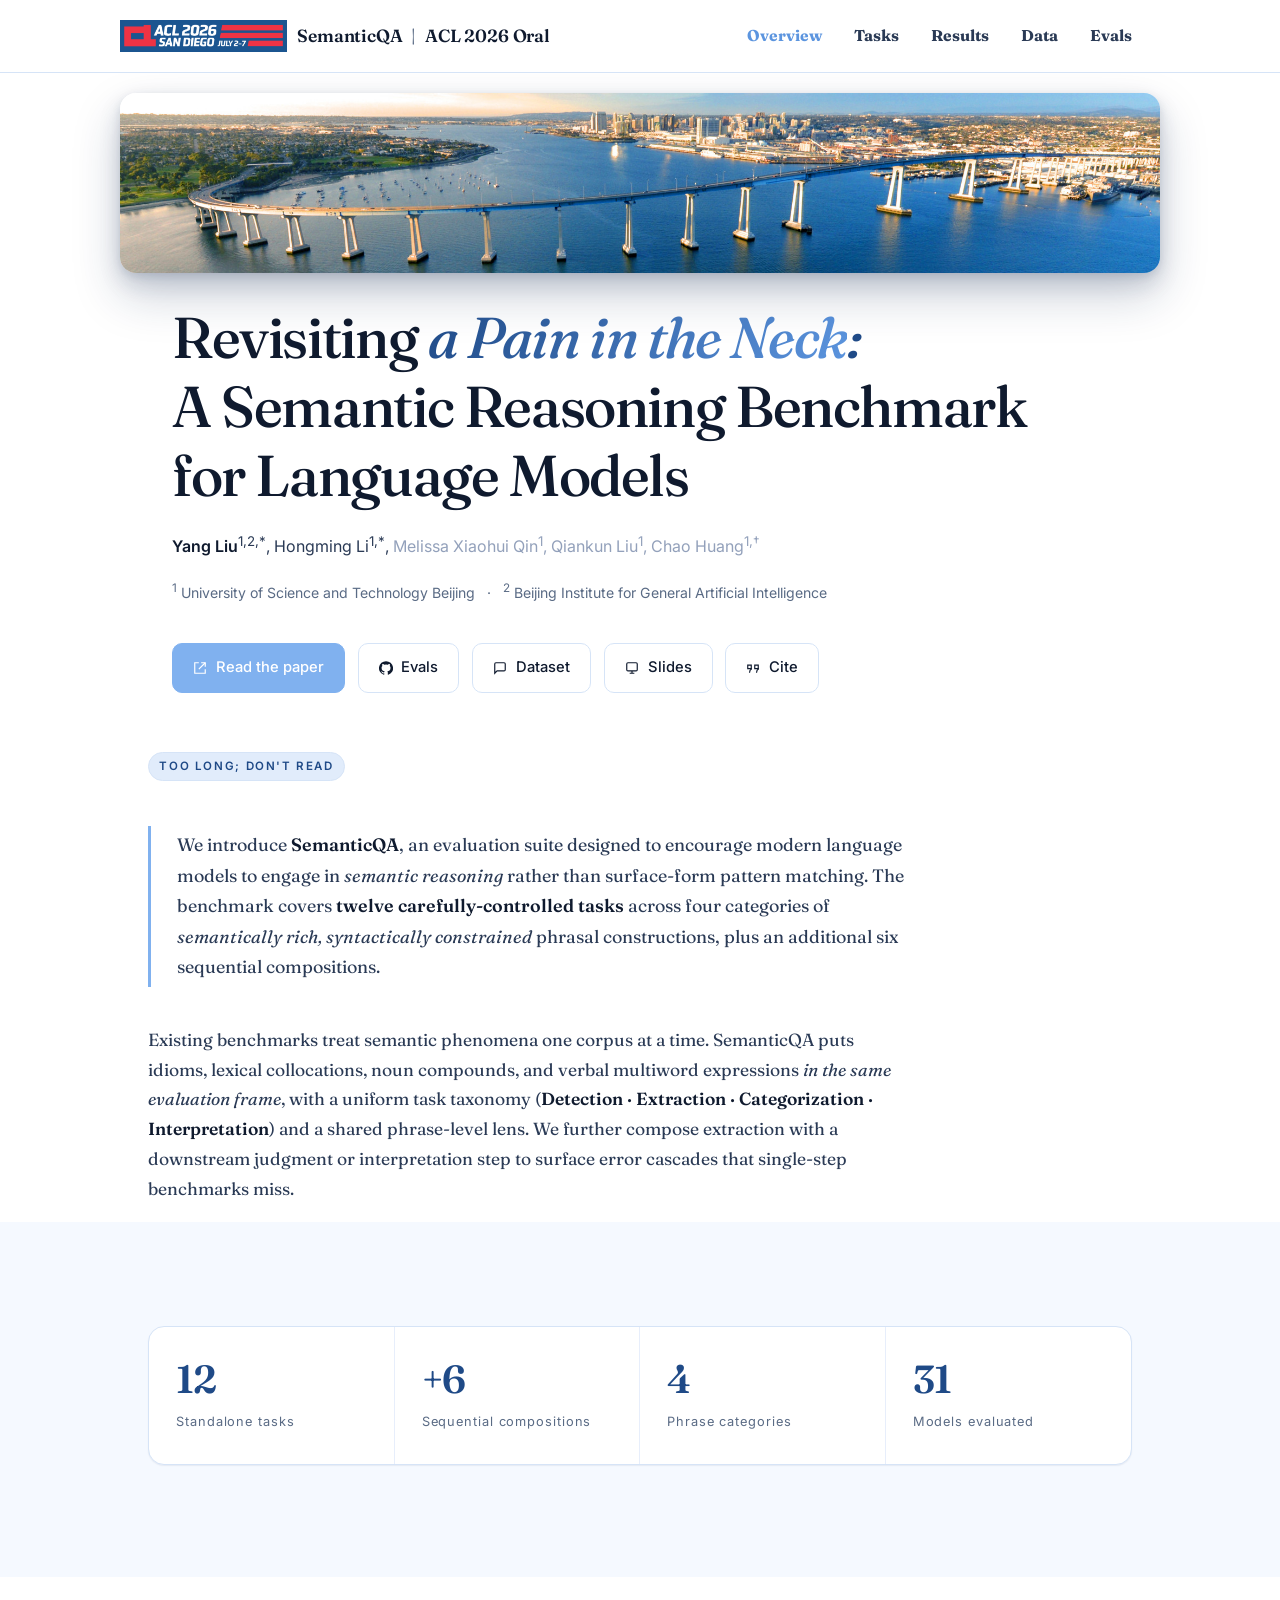
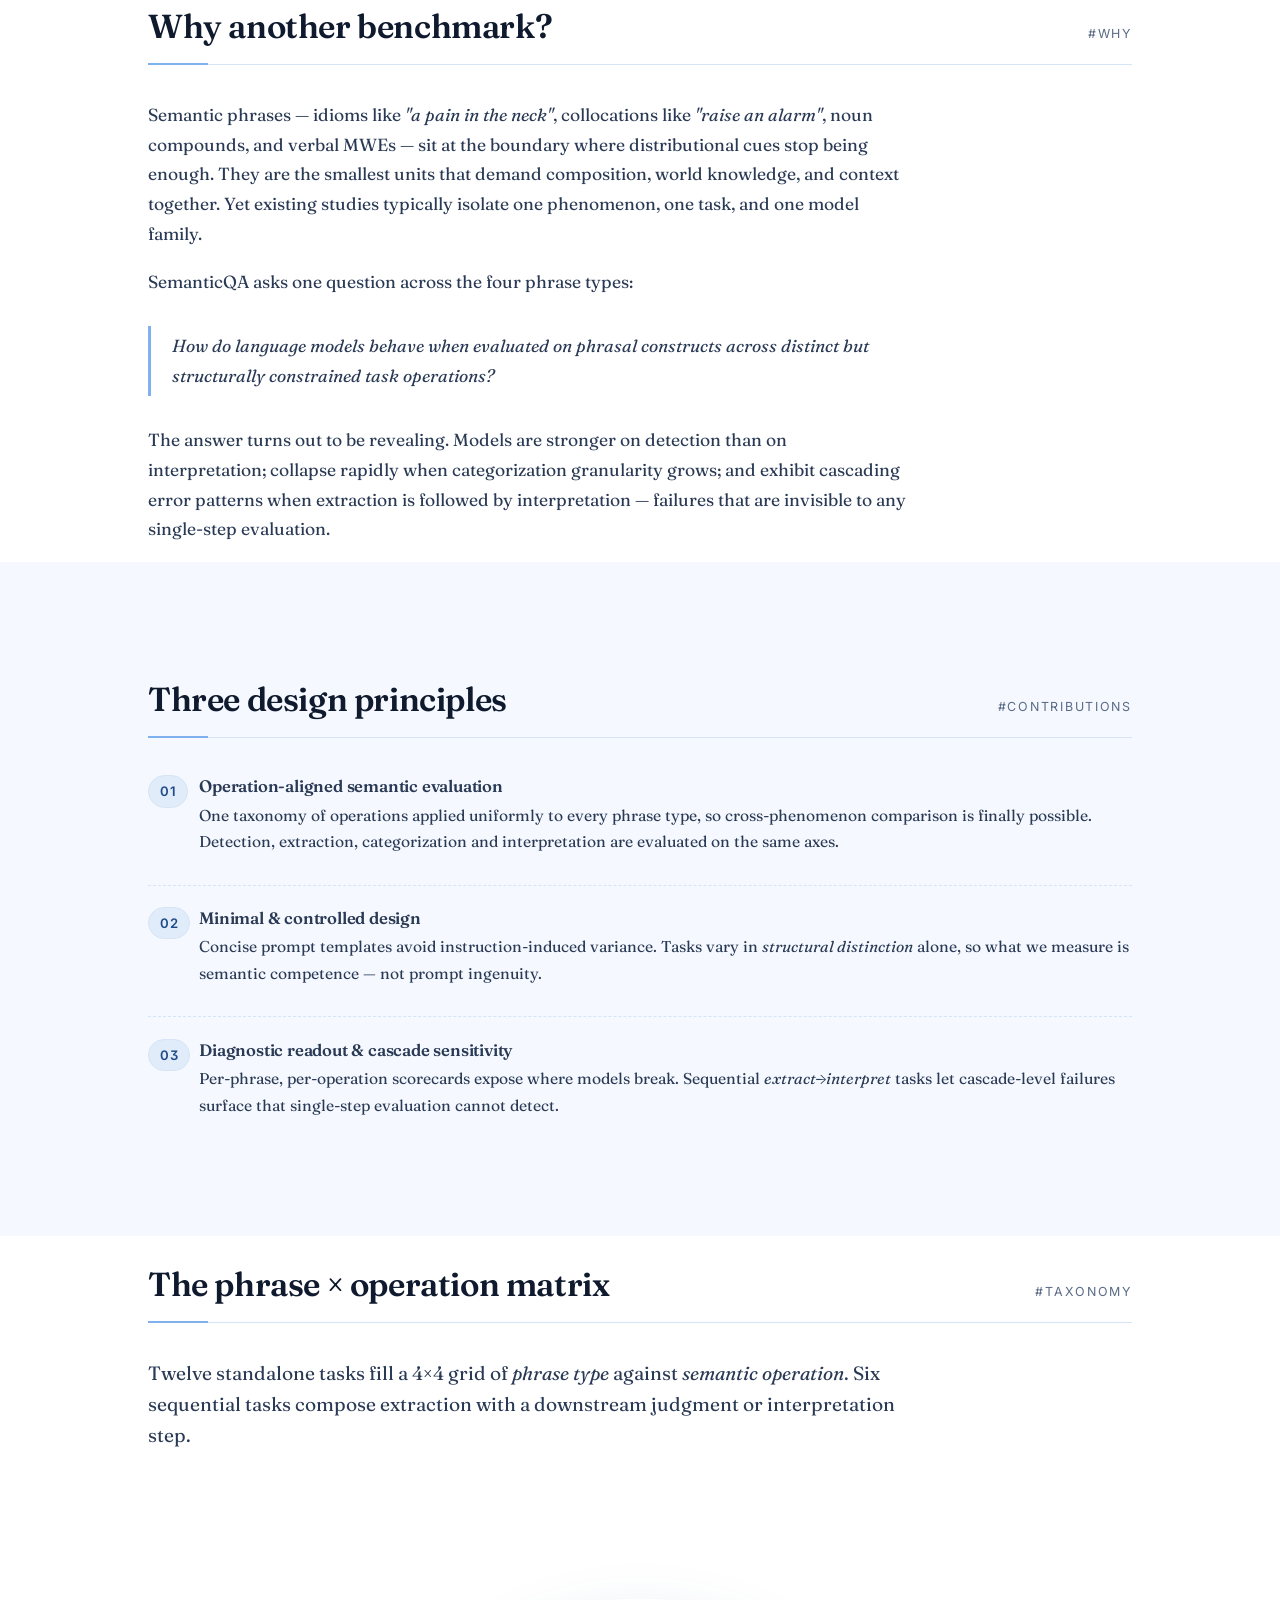
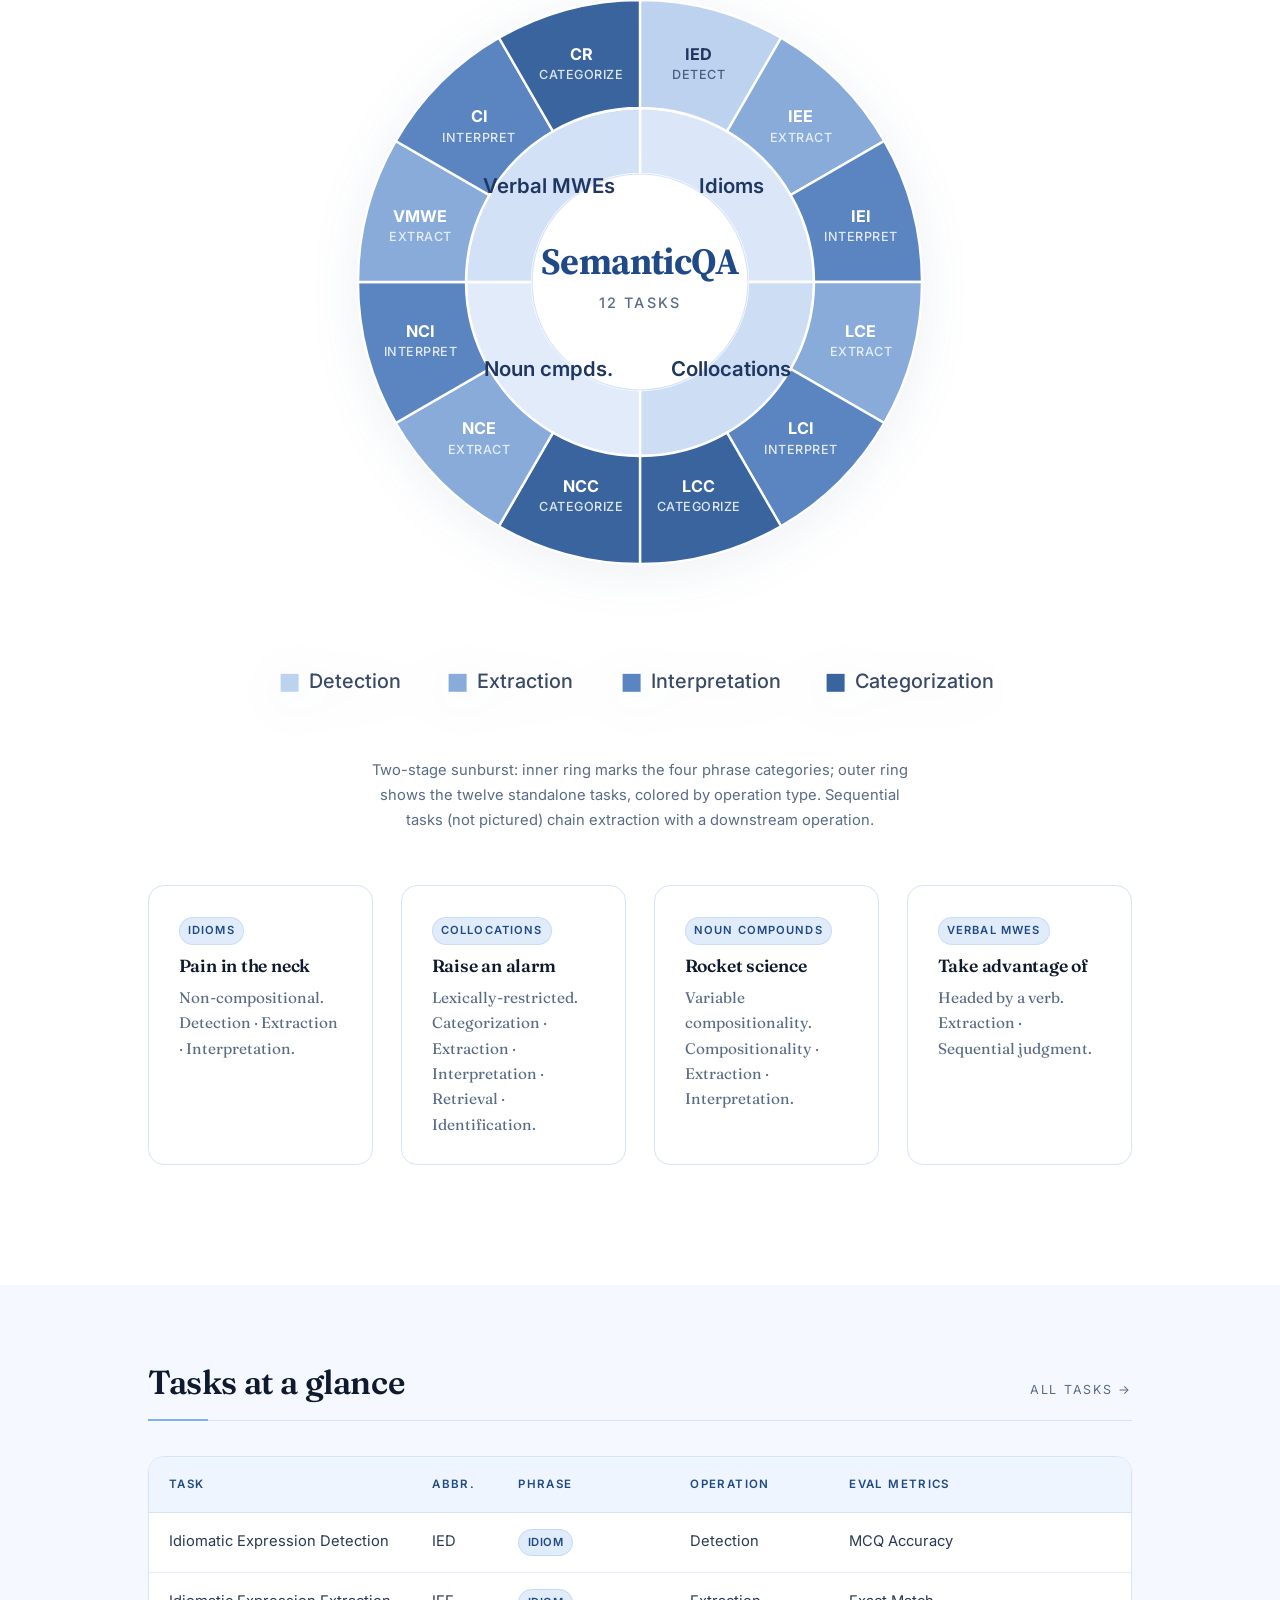
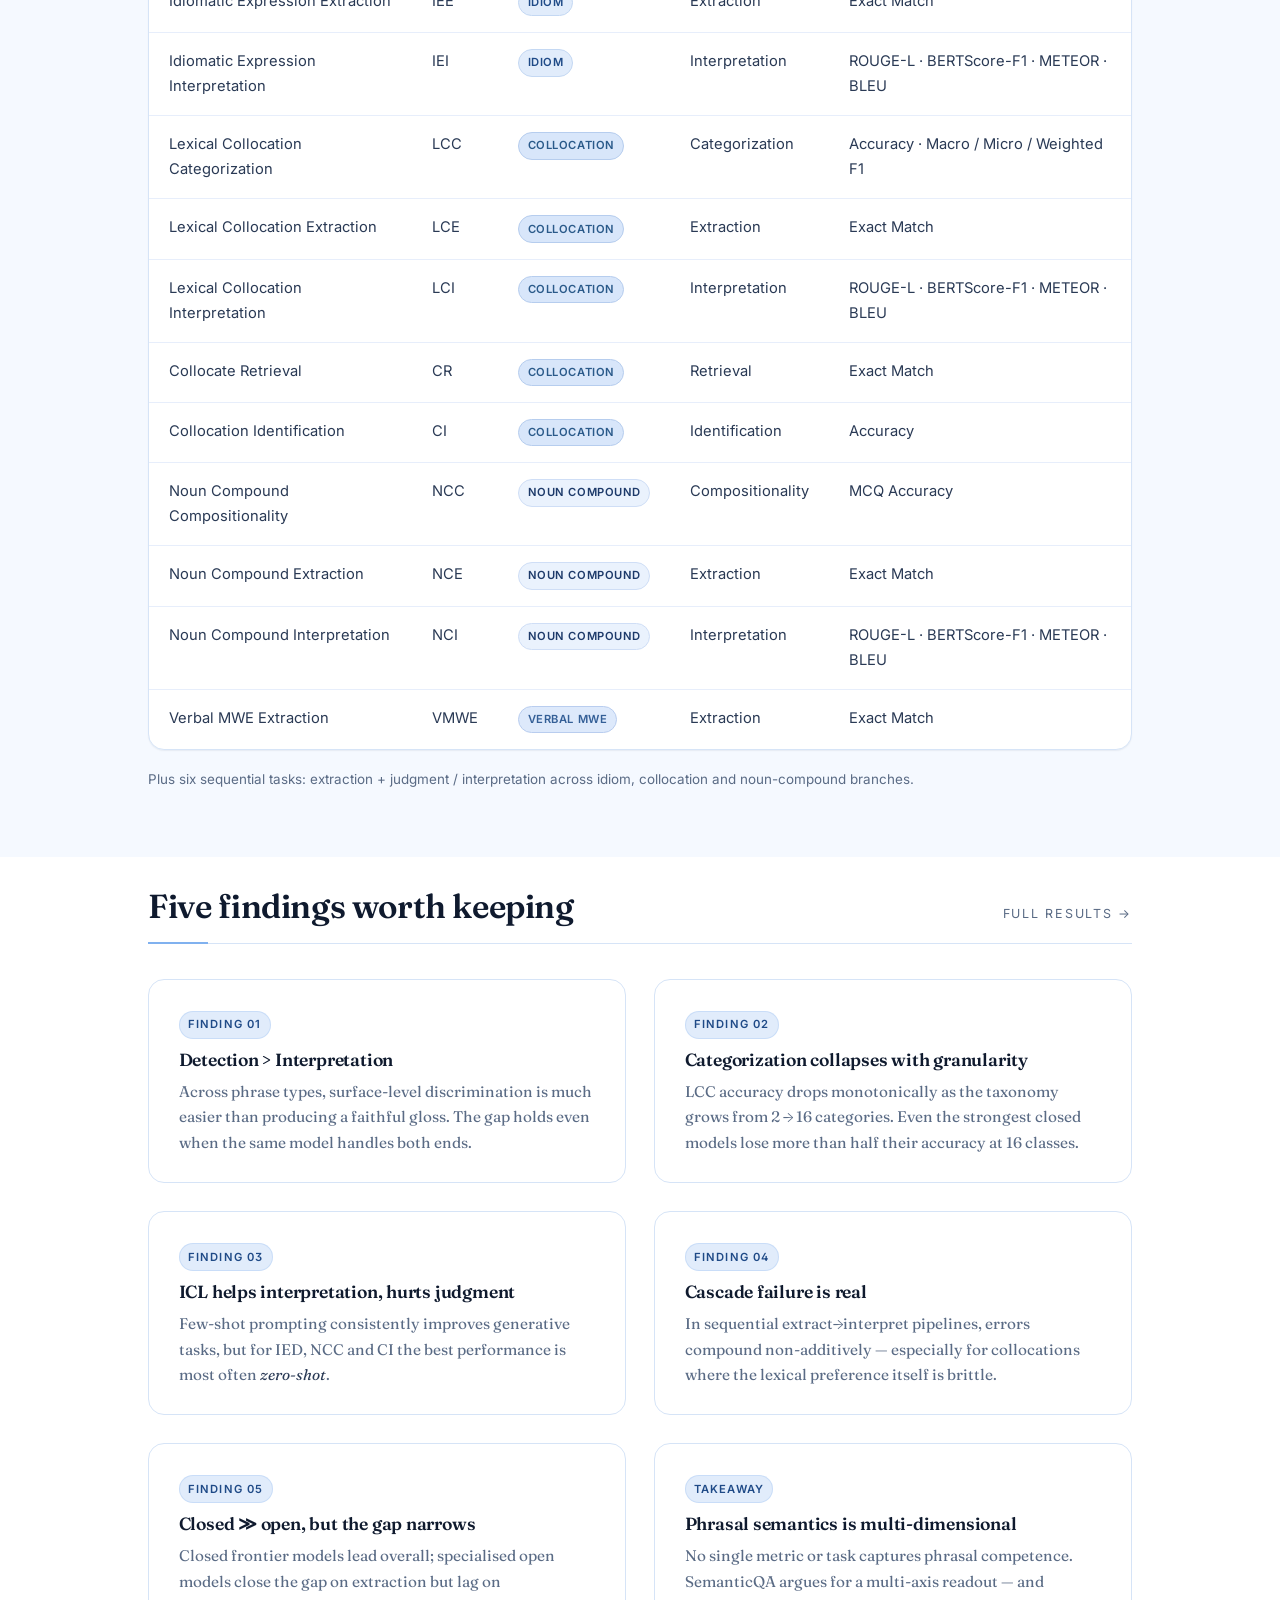
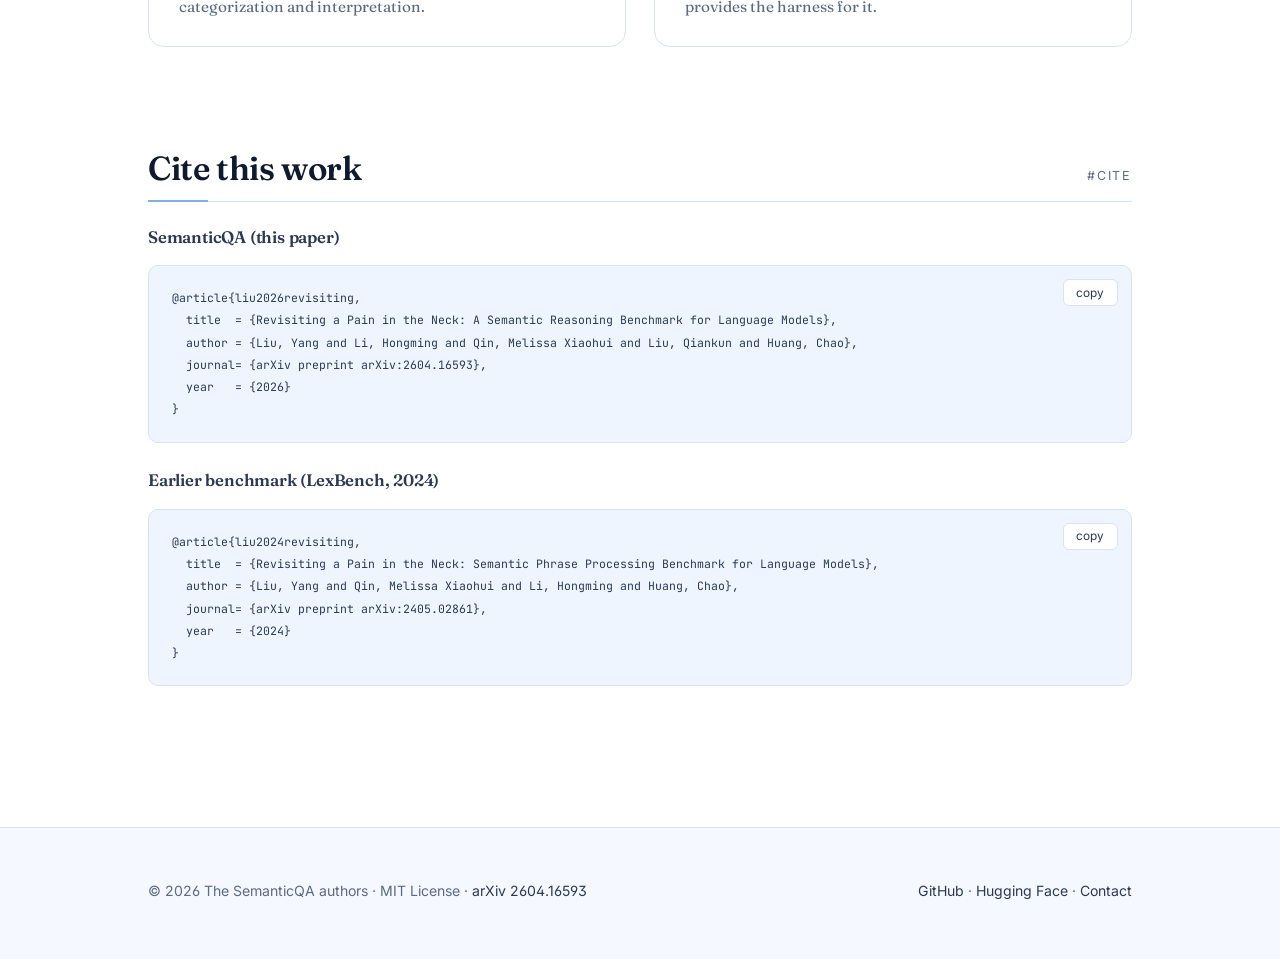
<file: index.html>
<!doctype html>
<html lang="en">
<head>
<meta charset="utf-8">
<meta name="viewport" content="width=device-width, initial-scale=1">
<title>SemanticQA</title>
<meta name="description" content="A semantic-reasoning benchmark for language models, covering 12 carefully-controlled tasks across idioms, collocations, noun compounds and verbal MWEs.">
<link rel="preconnect" href="https://fonts.googleapis.com">
<link rel="preconnect" href="https://fonts.gstatic.com" crossorigin>
<link href="https://fonts.googleapis.com/css2?family=Fraunces:ital,opsz,wght@0,9..144,400;0,9..144,500;0,9..144,600;0,9..144,700;1,9..144,400&family=Source+Serif+4:ital,opsz,wght@0,8..60,400;0,8..60,500;0,8..60,600;1,8..60,400&family=Inter:wght@400;500;600;700&family=JetBrains+Mono:wght@400;500&display=swap" rel="stylesheet">
<link rel="stylesheet" href="assets/css/site.css">
<link rel="stylesheet" href="assets/css/site2.css">
<link rel="icon" href="data:image/svg+xml,<svg xmlns='http://www.w3.org/2000/svg' viewBox='0 0 32 32'><circle cx='16' cy='16' r='10' fill='%2380b1ef'/></svg>">
</head>
<body>

<header class="site-header">
  <div class="container bar">
    <div class="brand-wrap">
      <a class="brand" href="./">
        <img class="brand-logo" src="assets/img/acl_logo.png" alt="ACL 2026">
        <span>SemanticQA</span>
      </a>
      <span class="brand-sep" aria-hidden="true">|</span>
      <span class="brand-acl">ACL 2026 Oral</span>
    </div>
    <button class="nav-toggle" aria-controls="primary-nav" aria-expanded="false" aria-label="Open navigation">
      <span></span><span></span><span></span>
    </button>
    <nav class="nav" id="primary-nav">
      <a href="./">Overview</a>
      <a href="tasks.html">Tasks</a>
      <a href="results.html">Results</a>
      <a href="https://huggingface.co/datasets/jacklanda/SemanticQA">Data</a>
      <a href="https://github.com/jacklanda/SemanticQA">Evals</a>
    </nav>
  </div>
</header>

<main>

<!-- ============================================================ -->
<div class="hero-banner" role="img" aria-label="San Diego skyline header image"></div>

<section class="hero container reveal">
  <h1>Revisiting <span class="pain">a Pain in the Neck</span><em class="colon">:</em><br>
      A Semantic Reasoning Benchmark for Language Models</h1>
  <p class="authors">
    <strong>Yang Liu</strong><sup>1,2,*</sup>, Hongming Li<sup>1,*</sup>, <span class="author-mute">Melissa Xiaohui Qin<sup>1</sup>, Qiankun Liu<sup>1</sup>, Chao Huang<sup>1,†</sup></span>
  </p>
  <p class="affil">
    <sup>1</sup> University of Science and Technology Beijing &nbsp; · &nbsp;
    <sup>2</sup> Beijing Institute for General Artificial Intelligence
  </p>
  <div class="actions">
    <a class="btn btn-primary" href="https://arxiv.org/abs/2604.16593">
      <svg class="ico" viewBox="0 0 24 24" fill="none" stroke="currentColor" stroke-width="2"><path d="M14 3h7v7"/><path d="M10 14L21 3"/><path d="M21 14v7H3V3h7"/></svg>
      Read the paper
    </a>
    <a class="btn" href="https://github.com/jacklanda/SemanticQA">
      <svg class="ico" viewBox="0 0 24 24" fill="currentColor"><path d="M12 .3a12 12 0 0 0-3.8 23.4c.6.1.8-.3.8-.6v-2c-3.3.7-4-1.6-4-1.6-.6-1.4-1.4-1.8-1.4-1.8-1.1-.7.1-.7.1-.7 1.2.1 1.9 1.3 1.9 1.3 1.1 1.8 2.8 1.3 3.5 1 .1-.8.4-1.3.8-1.6-2.7-.3-5.5-1.3-5.5-6 0-1.3.5-2.4 1.3-3.2-.1-.4-.6-1.6.1-3.2 0 0 1-.3 3.3 1.2a11.5 11.5 0 0 1 6 0c2.3-1.5 3.3-1.2 3.3-1.2.7 1.6.2 2.8.1 3.2.8.8 1.3 1.9 1.3 3.2 0 4.6-2.8 5.6-5.5 5.9.4.4.8 1.1.8 2.2v3.3c0 .3.2.7.8.6A12 12 0 0 0 12 .3z"/></svg>
      Evals
    </a>
    <a class="btn" href="https://huggingface.co/datasets/jacklanda/SemanticQA">
      <svg class="ico" viewBox="0 0 24 24" fill="none" stroke="currentColor" stroke-width="2"><path d="M21 15a2 2 0 0 1-2 2H7l-4 4V5a2 2 0 0 1 2-2h14a2 2 0 0 1 2 2z"/></svg>
      Dataset
    </a>
    <a class="btn" href="https://github.com/SemanticQA/SemanticQA.github.io/blob/ea98d1061d53e66e047591d24db7e58f747ab2ca/assets/img/semanticqa.pdf">
      <svg class="ico" viewBox="0 0 24 24" fill="none" stroke="currentColor" stroke-width="2"><rect x="3" y="3" width="18" height="14" rx="2"/><path d="M12 21v-4M8 21h8"/></svg>
      Slides
    </a>
    <a class="btn" href="#cite">
      <svg class="ico" viewBox="0 0 24 24" fill="none" stroke="currentColor" stroke-width="2"><path d="M3 7h6v6H3zM15 7h6v6h-6z"/><path d="M9 21c0-3 1-5 4-7M21 21c0-3 1-5 4-7" transform="translate(-3 -1)"/></svg>
      Cite
    </a>
  </div>
</section>

<!-- ============================================================ -->
<section class="prose">
  <span class="eyebrow">Too long; Don't read</span>
  <p class="pull">
    We introduce <strong>SemanticQA</strong>, an evaluation suite designed to encourage modern
    language models to engage in <em>semantic reasoning</em> rather than surface-form pattern
    matching. The benchmark covers <strong>twelve carefully-controlled tasks</strong> across
    four categories of <em>semantically rich, syntactically constrained</em> phrasal
    constructions, plus an additional six sequential compositions.
  </p>
  <p>
    Existing benchmarks treat semantic phenomena one corpus at a time. SemanticQA puts
    idioms, lexical collocations, noun compounds, and verbal multiword expressions
    <em>in the same evaluation frame</em>, with a uniform task taxonomy
    (<strong>Detection · Extraction · Categorization · Interpretation</strong>) and a
    shared phrase-level lens. We further compose extraction with a downstream judgment or
    interpretation step to surface error cascades that single-step benchmarks miss.
  </p>
</section>

<!-- ============================================================ -->
<section class="band">
<div class="container">
  <div class="kpi-strip reveal-stagger">
    <div><div class="num">12</div><div class="label">Standalone tasks</div></div>
    <div><div class="num">+6</div><div class="label">Sequential compositions</div></div>
    <div><div class="num">4</div><div class="label">Phrase categories</div></div>
    <div><div class="num">31</div><div class="label">Models evaluated</div></div>
  </div>
</div>
</section>

<!-- ============================================================ -->
<section class="prose">
  <div class="section-head"><h2>Why another benchmark?</h2><a class="anchor" href="#why">#why</a></div>
  <p>
    Semantic phrases — idioms like <em>"a pain in the neck"</em>, collocations like
    <em>"raise an alarm"</em>, noun compounds, and verbal MWEs — sit at the boundary where
    distributional cues stop being enough. They are the smallest units that demand
    composition, world knowledge, and context together. Yet existing studies typically
    isolate one phenomenon, one task, and one model family.
  </p>
  <p>
    SemanticQA asks one question across the four phrase types:
  </p>
  <blockquote>
    How do language models behave when evaluated on phrasal constructs across distinct
    but structurally constrained task operations?
  </blockquote>
  <p>
    The answer turns out to be revealing. Models are stronger on detection than on
    interpretation; collapse rapidly when categorization granularity grows; and exhibit
    cascading error patterns when extraction is followed by interpretation —
    failures that are invisible to any single-step evaluation.
  </p>
</section>

<!-- ============================================================ -->
<section class="band" id="contributions-band">
<div class="container" id="contributions">
  <div class="section-head"><h2>Three design principles</h2><a class="anchor" href="#contributions">#contributions</a></div>

  <ol class="contrib reveal-stagger">
    <li>
      <h4>Operation-aligned semantic evaluation</h4>
      <p>One taxonomy of operations applied uniformly to every phrase type, so cross-phenomenon
      comparison is finally possible. Detection, extraction, categorization and interpretation
      are evaluated on the same axes.</p>
    </li>
    <li>
      <h4>Minimal &amp; controlled design</h4>
      <p>Concise prompt templates avoid instruction-induced variance. Tasks vary in
      <em>structural distinction</em> alone, so what we measure is semantic competence —
      not prompt ingenuity.</p>
    </li>
    <li>
      <h4>Diagnostic readout &amp; cascade sensitivity</h4>
      <p>Per-phrase, per-operation scorecards expose where models break. Sequential
      <em>extract→interpret</em> tasks let cascade-level failures surface
      that single-step evaluation cannot detect.</p>
    </li>
  </ol>
</div>
</section>

<!-- ============================================================ -->
<section class="container" id="taxonomy">
  <div class="section-head"><h2>The phrase × operation matrix</h2><a class="anchor" href="#taxonomy">#taxonomy</a></div>
  <p class="lede">
    Twelve standalone tasks fill a 4&times;4 grid of <em>phrase type</em> against
    <em>semantic operation</em>. Six sequential tasks compose extraction with a
    downstream judgment or interpretation step.
  </p>

  <figure class="taxonomy-figure">
    <svg viewBox="0 0 600 670" xmlns="http://www.w3.org/2000/svg" role="img" aria-label="Phrase by operation sunburst">
      <defs>
        <style>
          .seg     { stroke: #ffffff; stroke-width: 2; }
          .ph      { font: 600 17px "Inter", system-ui; fill: #1f3760; }
          .tk      { font: 700 13.5px "Inter", system-ui; fill: #ffffff; }
          .tk-sub  { font: 500 10.5px "Inter", system-ui; fill: #f1f4fa; letter-spacing: .04em; text-transform: uppercase; opacity: .9; }
          .tk-dark { fill: #1f3760; }
          .tk-dark-sub { fill: #4a5d80; opacity: 1; }
          .center  { font: 700 31px "Source Serif 4", Georgia, serif; fill: #1f4a87; letter-spacing: -.015em; }
          .center2 { font: 500 12px "Inter", system-ui; fill: #5a6b85; letter-spacing: .14em; text-transform: uppercase; }
        </style>
      </defs>

      <!-- inner ring : phrase types (r 90 → 145) — soft tonal blues -->
      <path class="seg" fill="#dbe7f8" d="M 300 155 A 145 145 0 0 1 445 300 L 390 300 A 90 90 0 0 0 300 210 Z"/>
      <path class="seg" fill="#cddef4" d="M 445 300 A 145 145 0 0 1 300 445 L 300 390 A 90 90 0 0 0 390 300 Z"/>
      <path class="seg" fill="#e2ebf9" d="M 300 445 A 145 145 0 0 1 155 300 L 210 300 A 90 90 0 0 0 300 390 Z"/>
      <path class="seg" fill="#d3e1f6" d="M 155 300 A 145 145 0 0 1 300 155 L 300 210 A 90 90 0 0 0 210 300 Z"/>

      <!-- outer ring : 12 tasks (r 145 → 235), four blue tints by operation -->
      <!-- Idioms : IED, IEE, IEI -->
      <path class="seg" fill="#bcd2ee" d="M 300 65 A 235 235 0 0 1 417.5 96.5 L 372.5 174.5 A 145 145 0 0 0 300 155 Z"/>
      <path class="seg" fill="#88abd9" d="M 417.5 96.5 A 235 235 0 0 1 503.5 182.5 L 425.6 227.5 A 145 145 0 0 0 372.5 174.5 Z"/>
      <path class="seg" fill="#5a85c0" d="M 503.5 182.5 A 235 235 0 0 1 535 300 L 445 300 A 145 145 0 0 0 425.6 227.5 Z"/>
      <!-- Collocations : LCE, LCI, LCC -->
      <path class="seg" fill="#88abd9" d="M 535 300 A 235 235 0 0 1 503.5 417.5 L 425.6 372.5 A 145 145 0 0 0 445 300 Z"/>
      <path class="seg" fill="#5a85c0" d="M 503.5 417.5 A 235 235 0 0 1 417.5 503.5 L 372.5 425.6 A 145 145 0 0 0 425.6 372.5 Z"/>
      <path class="seg" fill="#3a649e" d="M 417.5 503.5 A 235 235 0 0 1 300 535 L 300 445 A 145 145 0 0 0 372.5 425.6 Z"/>
      <!-- Noun compounds : NCC, NCE, NCI -->
      <path class="seg" fill="#3a649e" d="M 300 535 A 235 235 0 0 1 182.5 503.5 L 227.5 425.6 A 145 145 0 0 0 300 445 Z"/>
      <path class="seg" fill="#88abd9" d="M 182.5 503.5 A 235 235 0 0 1 96.5 417.5 L 174.4 372.5 A 145 145 0 0 0 227.5 425.6 Z"/>
      <path class="seg" fill="#5a85c0" d="M 96.5 417.5 A 235 235 0 0 1 65 300 L 155 300 A 145 145 0 0 0 174.4 372.5 Z"/>
      <!-- Verbal MWEs : VMWE, CI, CR -->
      <path class="seg" fill="#88abd9" d="M 65 300 A 235 235 0 0 1 96.5 182.5 L 174.4 227.5 A 145 145 0 0 0 155 300 Z"/>
      <path class="seg" fill="#5a85c0" d="M 96.5 182.5 A 235 235 0 0 1 182.5 96.5 L 227.5 174.4 A 145 145 0 0 0 174.4 227.5 Z"/>
      <path class="seg" fill="#3a649e" d="M 182.5 96.5 A 235 235 0 0 1 300 65 L 300 155 A 145 145 0 0 0 227.5 174.4 Z"/>

      <!-- center hub : enlarged title -->
      <circle cx="300" cy="300" r="90" fill="#ffffff" stroke="#d6e4f7"/>
      <text x="300" y="293" text-anchor="middle" class="center">SemanticQA</text>
      <text x="300" y="322" text-anchor="middle" class="center2">12 tasks</text>

      <!-- inner ring labels (phrase types) -->
      <text x="376" y="226" text-anchor="middle" class="ph">Idioms</text>
      <text x="376" y="378" text-anchor="middle" class="ph">Collocations</text>
      <text x="224" y="378" text-anchor="middle" class="ph">Noun cmpds.</text>
      <text x="224" y="226" text-anchor="middle" class="ph">Verbal MWEs</text>

      <!-- outer ring labels (tasks) at r ≈ 190 -->
      <g text-anchor="middle">
        <text x="349" y="115" class="tk tk-dark">IED</text><text x="349" y="131" class="tk-sub tk-dark-sub">Detect</text>
        <text x="434" y="167" class="tk">IEE</text><text x="434" y="183" class="tk-sub">Extract</text>
        <text x="484" y="250" class="tk">IEI</text><text x="484" y="266" class="tk-sub">Interpret</text>
        <text x="484" y="346" class="tk">LCE</text><text x="484" y="362" class="tk-sub">Extract</text>
        <text x="434" y="427" class="tk">LCI</text><text x="434" y="443" class="tk-sub">Interpret</text>
        <text x="349" y="475" class="tk">LCC</text><text x="349" y="491" class="tk-sub">Categorize</text>
        <text x="251" y="475" class="tk">NCC</text><text x="251" y="491" class="tk-sub">Categorize</text>
        <text x="166" y="427" class="tk">NCE</text><text x="166" y="443" class="tk-sub">Extract</text>
        <text x="117" y="346" class="tk">NCI</text><text x="117" y="362" class="tk-sub">Interpret</text>
        <text x="117" y="250" class="tk">VMWE</text><text x="117" y="266" class="tk-sub">Extract</text>
        <text x="166" y="167" class="tk">CI</text><text x="166" y="183" class="tk-sub">Interpret</text>
        <text x="251" y="115" class="tk">CR</text><text x="251" y="131" class="tk-sub">Categorize</text>
      </g>

      <!-- horizontal legend below the chart -->
      <g transform="translate(300, 638)" font-family="Inter, system-ui" font-size="16.5" font-weight="500" fill="#3a4a66" text-anchor="start">
        <g transform="translate(-300, 0)">
          <rect x="0"  y="-12" width="16" height="16" fill="#bcd2ee" stroke="#fff" stroke-width="1"/><text x="24" y="0">Detection</text>
        </g>
        <g transform="translate(-160, 0)">
          <rect x="0"  y="-12" width="16" height="16" fill="#88abd9" stroke="#fff" stroke-width="1"/><text x="24" y="0">Extraction</text>
        </g>
        <g transform="translate(-15, 0)">
          <rect x="0"  y="-12" width="16" height="16" fill="#5a85c0" stroke="#fff" stroke-width="1"/><text x="24" y="0">Interpretation</text>
        </g>
        <g transform="translate(155, 0)">
          <rect x="0"  y="-12" width="16" height="16" fill="#3a649e" stroke="#fff" stroke-width="1"/><text x="24" y="0">Categorization</text>
        </g>
      </g>
    </svg>
    <figcaption>
      Two-stage sunburst: inner ring marks the four phrase categories; outer ring
      shows the twelve standalone tasks, colored by operation type. Sequential
      tasks (not pictured) chain extraction with a downstream operation.
    </figcaption>
  </figure>

  <div class="grid grid-4 reveal-stagger" style="margin-top:1rem">
    <div class="card">
      <span class="badge">Idioms</span>
      <h3>Pain in the neck</h3>
      <p>Non-compositional. Detection · Extraction · Interpretation.</p>
    </div>
    <div class="card">
      <span class="badge">Collocations</span>
      <h3>Raise an alarm</h3>
      <p>Lexically-restricted. Categorization · Extraction · Interpretation · Retrieval · Identification.</p>
    </div>
    <div class="card">
      <span class="badge">Noun compounds</span>
      <h3>Rocket science</h3>
      <p>Variable compositionality. Compositionality · Extraction · Interpretation.</p>
    </div>
    <div class="card">
      <span class="badge">Verbal MWEs</span>
      <h3>Take advantage of</h3>
      <p>Headed by a verb. Extraction · Sequential judgment.</p>
    </div>
  </div>
</section>

<!-- ============================================================ -->
<section class="band">
<div class="container" id="tasks-overview">
  <div class="section-head"><h2>Tasks at a glance</h2><a class="anchor" href="tasks.html">all tasks →</a></div>
  <div class="table-wrap reveal">
    <table>
      <thead>
        <tr>
          <th>Task</th><th>Abbr.</th><th>Phrase</th><th>Operation</th><th>Eval metrics</th>
        </tr>
      </thead>
      <tbody>
        <tr><td>Idiomatic Expression Detection</td>      <td>IED</td>  <td><span class="tag tag-idiom">Idiom</span></td>      <td>Detection</td>      <td>MCQ Accuracy</td></tr>
        <tr><td>Idiomatic Expression Extraction</td>     <td>IEE</td>  <td><span class="tag tag-idiom">Idiom</span></td>      <td>Extraction</td>     <td>Exact Match</td></tr>
        <tr><td>Idiomatic Expression Interpretation</td> <td>IEI</td>  <td><span class="tag tag-idiom">Idiom</span></td>      <td>Interpretation</td> <td>ROUGE-L · BERTScore-F1 · METEOR · BLEU</td></tr>
        <tr><td>Lexical Collocation Categorization</td>  <td>LCC</td>  <td><span class="tag tag-coll">Collocation</span></td> <td>Categorization</td> <td>Accuracy · Macro / Micro / Weighted F1</td></tr>
        <tr><td>Lexical Collocation Extraction</td>      <td>LCE</td>  <td><span class="tag tag-coll">Collocation</span></td> <td>Extraction</td>     <td>Exact Match</td></tr>
        <tr><td>Lexical Collocation Interpretation</td>  <td>LCI</td>  <td><span class="tag tag-coll">Collocation</span></td> <td>Interpretation</td> <td>ROUGE-L · BERTScore-F1 · METEOR · BLEU</td></tr>
        <tr><td>Collocate Retrieval</td>                 <td>CR</td>   <td><span class="tag tag-coll">Collocation</span></td> <td>Retrieval</td>      <td>Exact Match</td></tr>
        <tr><td>Collocation Identification</td>          <td>CI</td>   <td><span class="tag tag-coll">Collocation</span></td> <td>Identification</td> <td>Accuracy</td></tr>
        <tr><td>Noun Compound Compositionality</td>      <td>NCC</td>  <td><span class="tag tag-nc">Noun compound</span></td> <td>Compositionality</td><td>MCQ Accuracy</td></tr>
        <tr><td>Noun Compound Extraction</td>            <td>NCE</td>  <td><span class="tag tag-nc">Noun compound</span></td> <td>Extraction</td>     <td>Exact Match</td></tr>
        <tr><td>Noun Compound Interpretation</td>        <td>NCI</td>  <td><span class="tag tag-nc">Noun compound</span></td> <td>Interpretation</td> <td>ROUGE-L · BERTScore-F1 · METEOR · BLEU</td></tr>
        <tr><td>Verbal MWE Extraction</td>               <td>VMWE</td> <td><span class="tag tag-vmwe">Verbal MWE</span></td>  <td>Extraction</td>     <td>Exact Match</td></tr>
      </tbody>
    </table>
  </div>
  <p class="note">Plus six sequential tasks: extraction&nbsp;+&nbsp;judgment / interpretation across idiom, collocation and noun-compound branches.</p>
</div>
</section>

<!-- ============================================================ -->
<section class="container" id="findings">
  <div class="section-head"><h2>Five findings worth keeping</h2><a class="anchor" href="results.html">full results →</a></div>

  <div class="grid grid-2 reveal-stagger">
    <div class="card">
      <span class="badge">Finding 01</span>
      <h3>Detection &gt; Interpretation</h3>
      <p>Across phrase types, surface-level discrimination is much easier than producing a faithful gloss.
      The gap holds even when the same model handles both ends.</p>
    </div>
    <div class="card">
      <span class="badge">Finding 02</span>
      <h3>Categorization collapses with granularity</h3>
      <p>LCC accuracy drops monotonically as the taxonomy grows from 2 → 16 categories.
      Even the strongest closed models lose more than half their accuracy at 16 classes.</p>
    </div>
    <div class="card">
      <span class="badge">Finding 03</span>
      <h3>ICL helps interpretation, hurts judgment</h3>
      <p>Few-shot prompting consistently improves generative tasks, but for IED, NCC and CI the
      best performance is most often <em>zero-shot</em>.</p>
    </div>
    <div class="card">
      <span class="badge">Finding 04</span>
      <h3>Cascade failure is real</h3>
      <p>In sequential extract→interpret pipelines, errors compound non-additively —
      especially for collocations where the lexical preference itself is brittle.</p>
    </div>
    <div class="card">
      <span class="badge">Finding 05</span>
      <h3>Closed ≫ open, but the gap narrows</h3>
      <p>Closed frontier models lead overall; specialised open models close the gap on extraction
      but lag on categorization and interpretation.</p>
    </div>
    <div class="card">
      <span class="badge">Takeaway</span>
      <h3>Phrasal semantics is multi-dimensional</h3>
      <p>No single metric or task captures phrasal competence. SemanticQA argues for a
      multi-axis readout — and provides the harness for it.</p>
    </div>
  </div>
</section>

<!-- ============================================================ -->
<section class="container" id="cite">
  <div class="section-head"><h2>Cite this work</h2><a class="anchor" href="#cite">#cite</a></div>

  <h4>SemanticQA (this paper)</h4>
  <pre class="cite"><button class="copy" type="button">copy</button><code class="bib">@article{liu2026revisiting,
  title  = {Revisiting a Pain in the Neck: A Semantic Reasoning Benchmark for Language Models},
  author = {Liu, Yang and Li, Hongming and Qin, Melissa Xiaohui and Liu, Qiankun and Huang, Chao},
  journal= {arXiv preprint arXiv:2604.16593},
  year   = {2026}
}</code></pre>

  <h4>Earlier benchmark (LexBench, 2024)</h4>
  <pre class="cite"><button class="copy" type="button">copy</button><code class="bib">@article{liu2024revisiting,
  title  = {Revisiting a Pain in the Neck: Semantic Phrase Processing Benchmark for Language Models},
  author = {Liu, Yang and Qin, Melissa Xiaohui and Li, Hongming and Huang, Chao},
  journal= {arXiv preprint arXiv:2405.02861},
  year   = {2024}
}</code></pre>
</section>

</main>

<footer class="site-footer">
  <div class="container row">
    <div>
      © 2026 The SemanticQA authors · MIT License ·
      <a href="https://arxiv.org/abs/2604.16593">arXiv 2604.16593</a>
    </div>
    <div>
      <a href="https://github.com/jacklanda/SemanticQA">GitHub</a> ·
      <a href="https://huggingface.co/datasets/jacklanda/SemanticQA">Hugging Face</a> ·
      <a href="mailto:liuyang@bigai.ai">Contact</a>
    </div>
  </div>
</footer>

<script src="assets/js/site.js"></script>
</body>
</html>
</file>
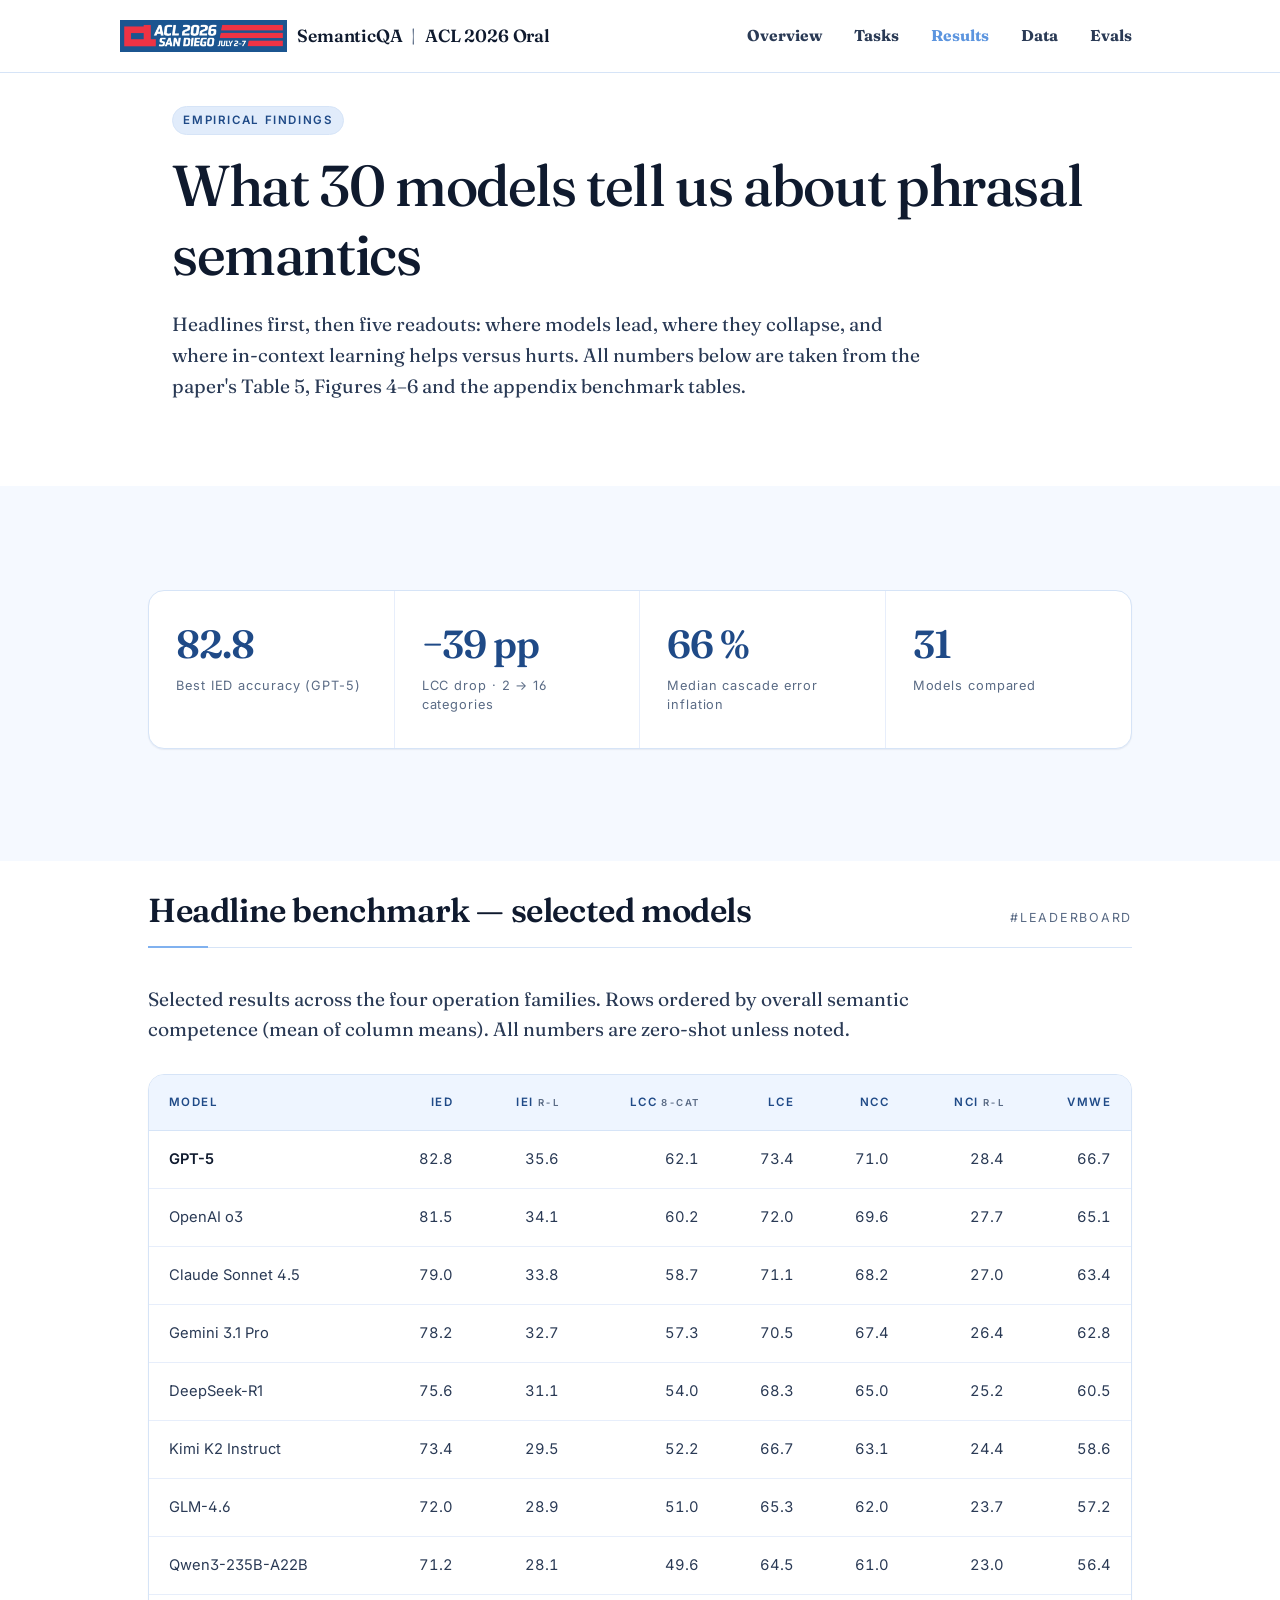
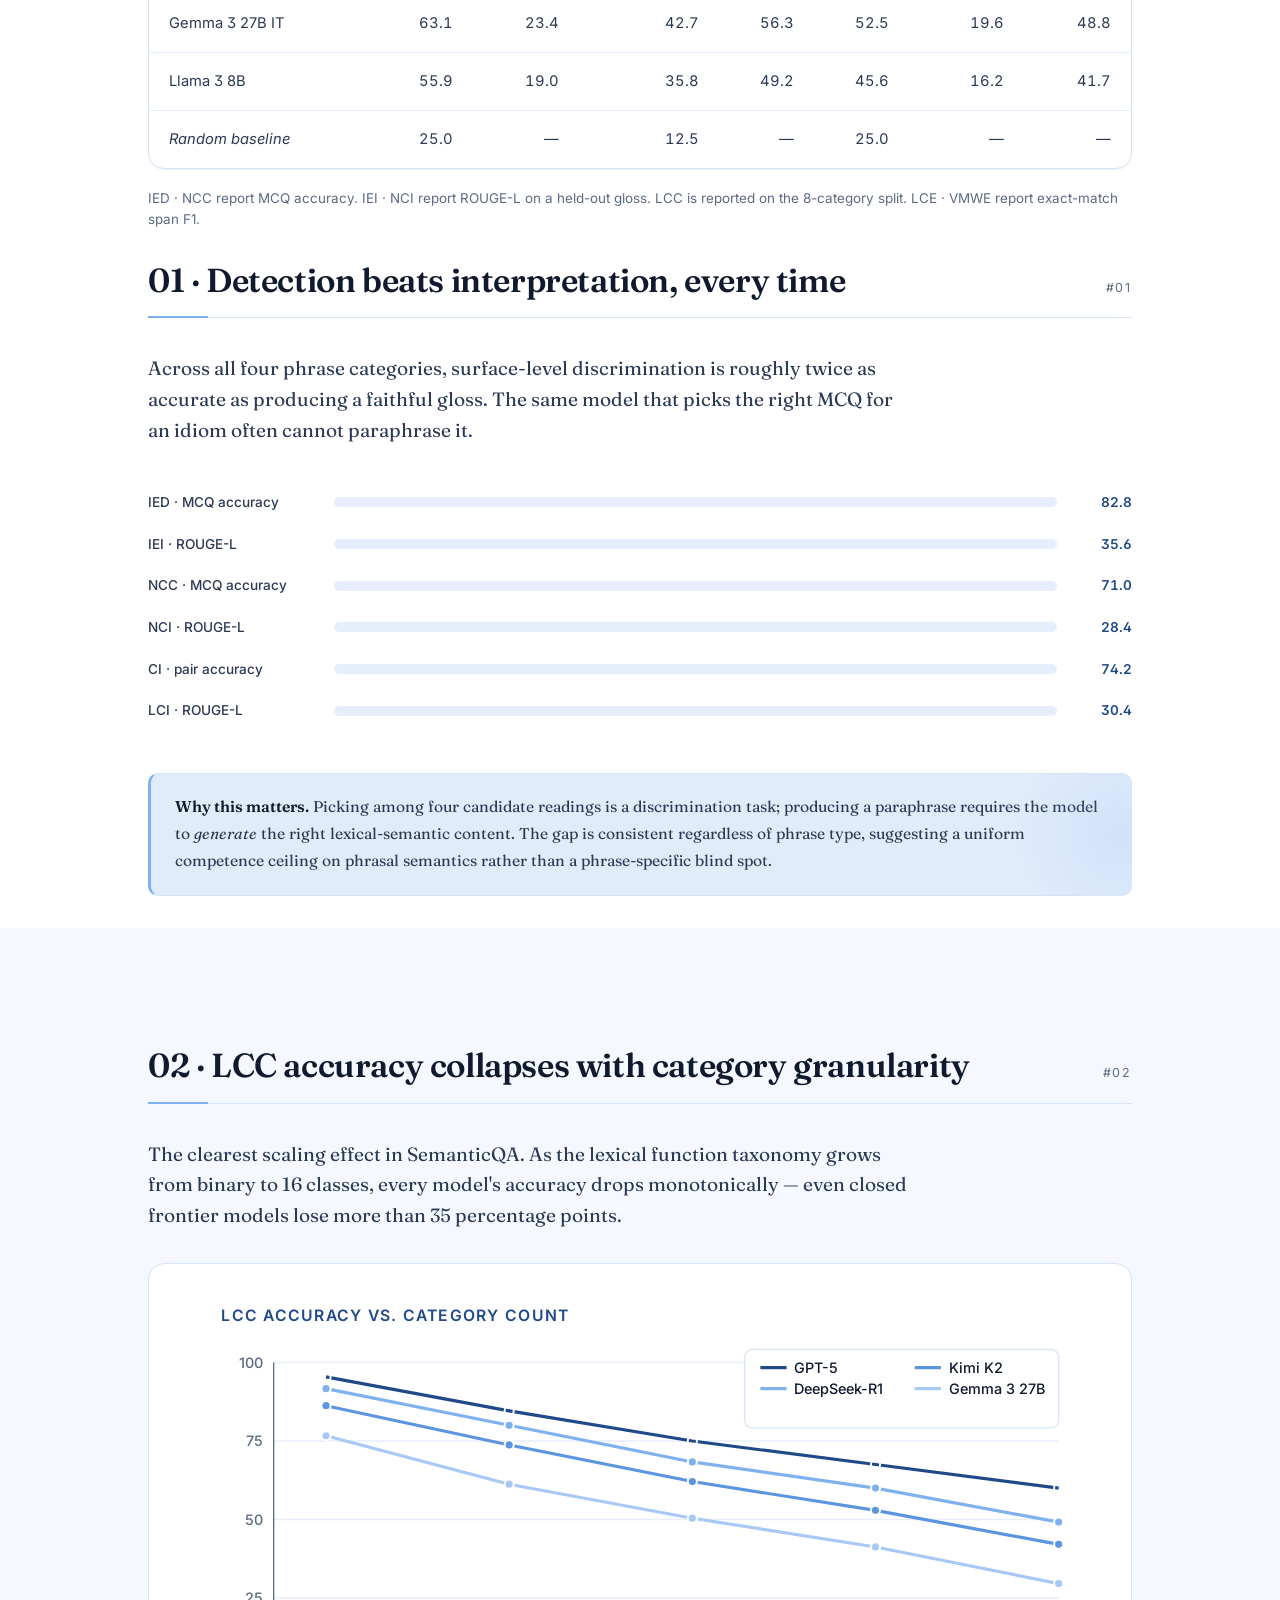
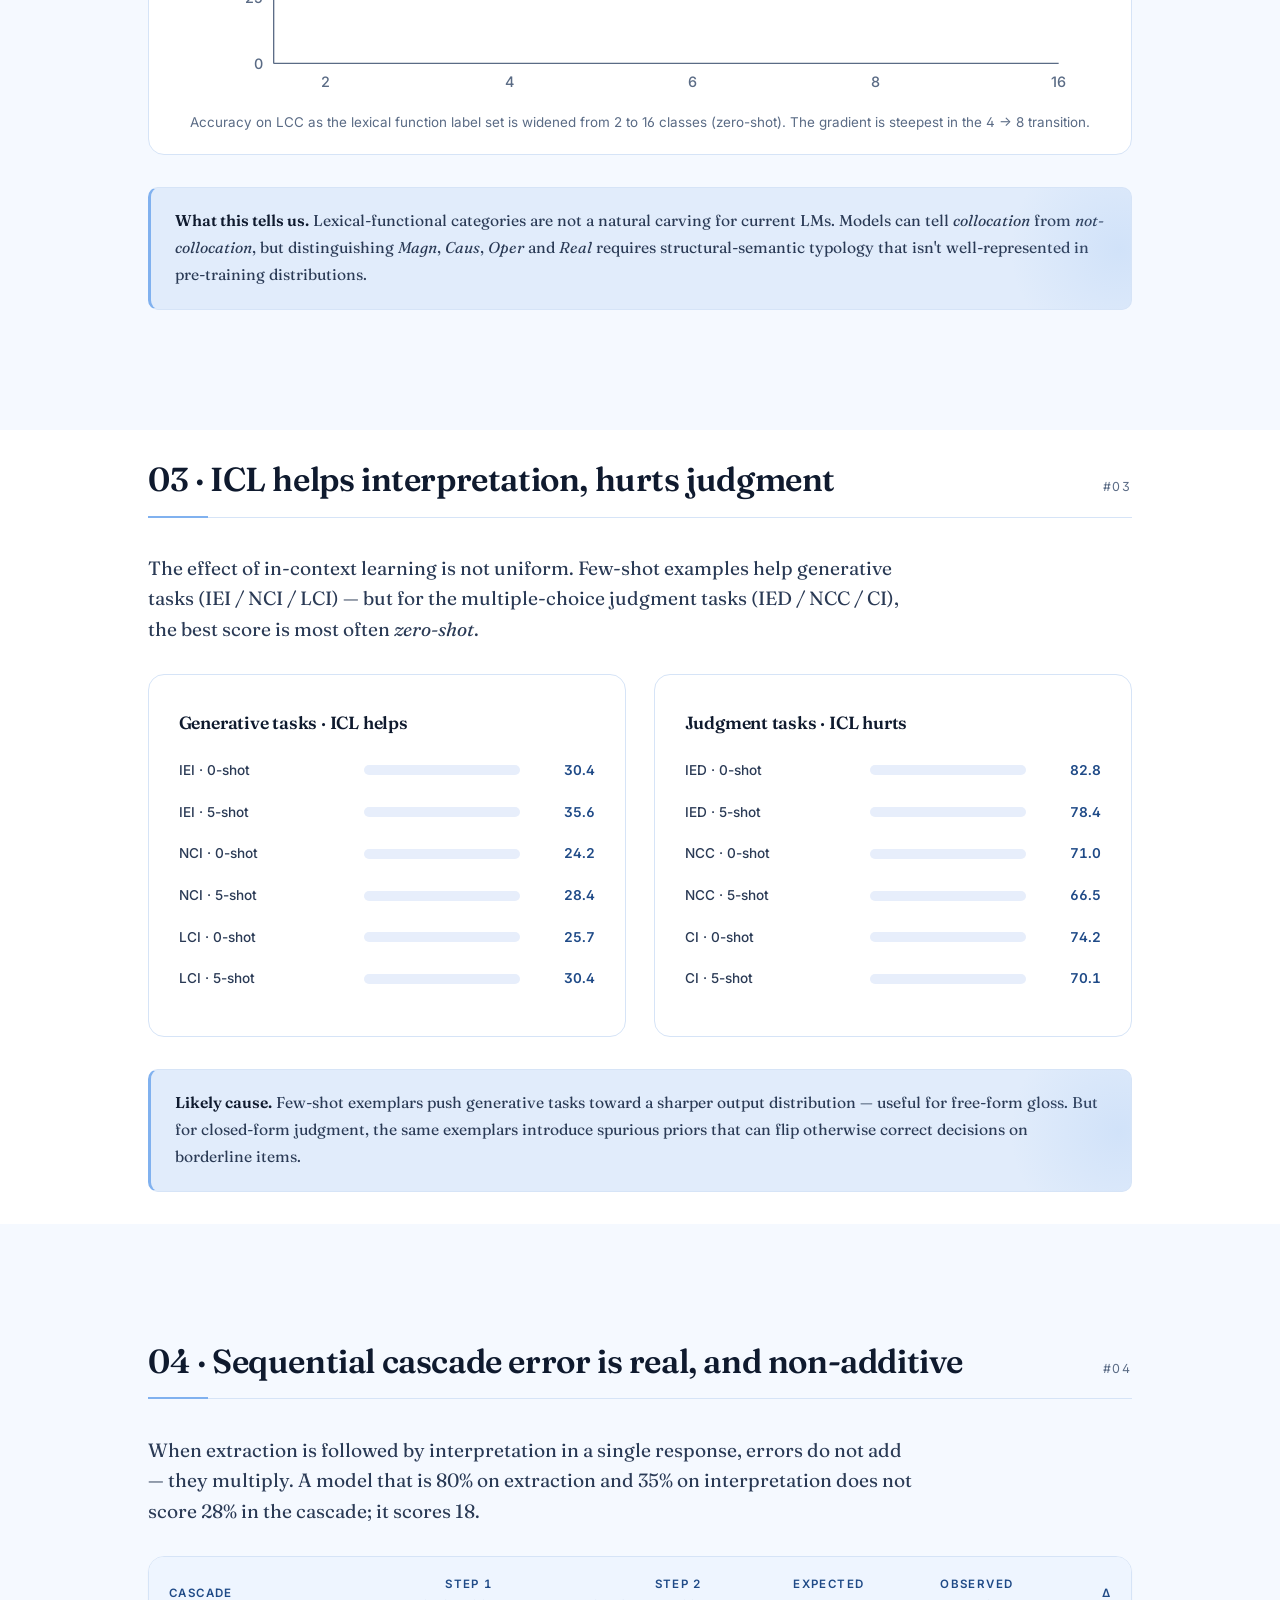
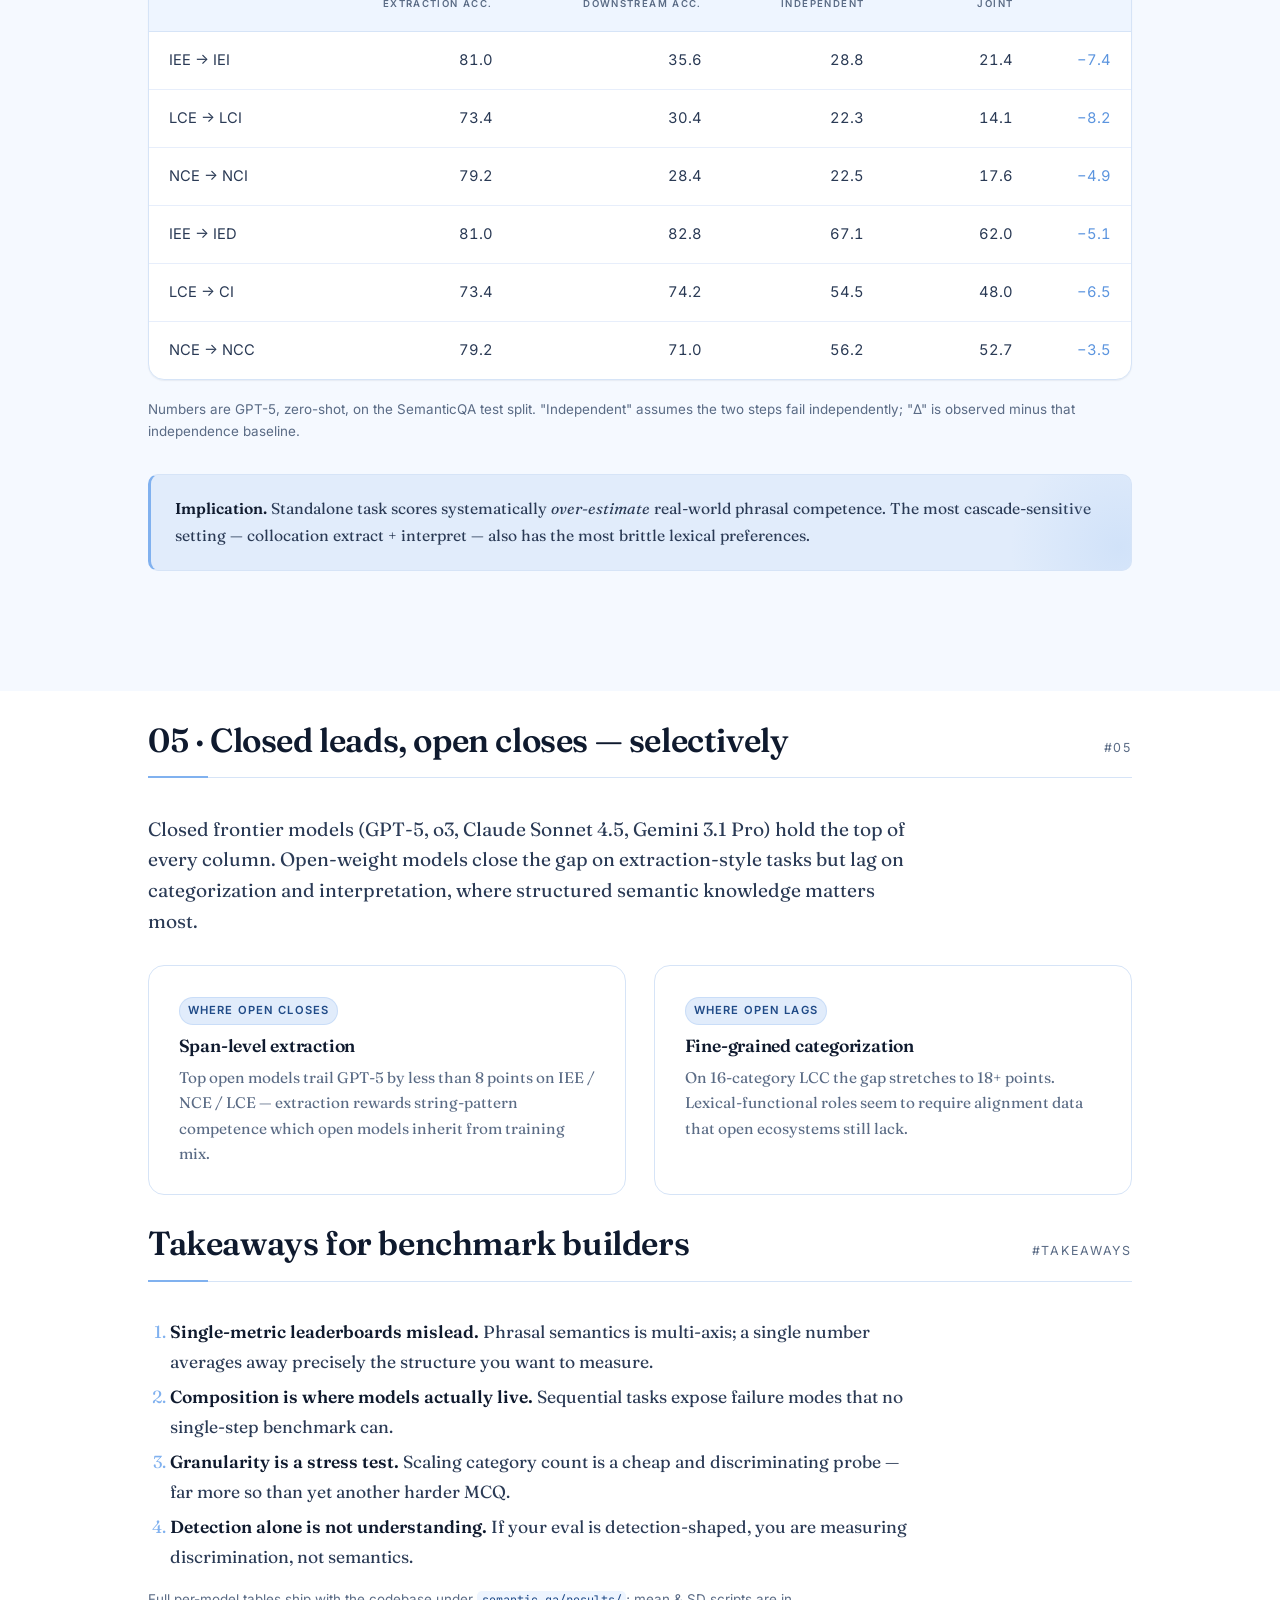
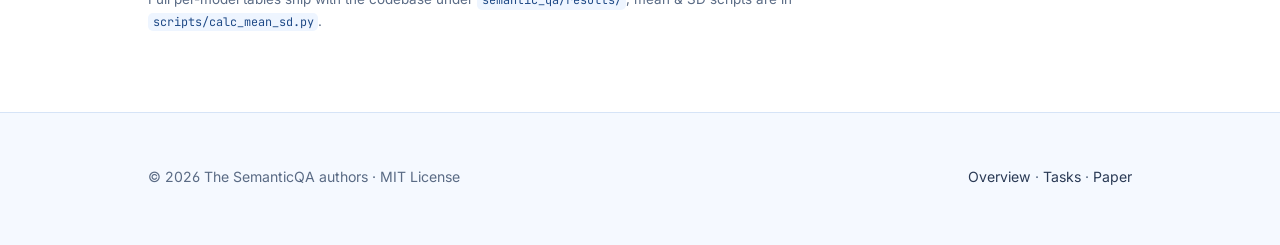
<file: results.html>
<!doctype html>
<html lang="en">
<head>
<meta charset="utf-8">
<meta name="viewport" content="width=device-width, initial-scale=1">
<title>Results — SemanticQA</title>
<meta name="description" content="Headline numbers across 31 models, scaling-category effects, and what cascade error looks like in practice.">
<link rel="preconnect" href="https://fonts.googleapis.com">
<link rel="preconnect" href="https://fonts.gstatic.com" crossorigin>
<link href="https://fonts.googleapis.com/css2?family=Fraunces:ital,opsz,wght@0,9..144,400;0,9..144,500;0,9..144,600;0,9..144,700;1,9..144,400&family=Source+Serif+4:ital,opsz,wght@0,8..60,400;0,8..60,500;0,8..60,600;1,8..60,400&family=Inter:wght@400;500;600;700&family=JetBrains+Mono:wght@400;500&display=swap" rel="stylesheet">
<link rel="stylesheet" href="assets/css/site.css">
<link rel="stylesheet" href="assets/css/site2.css">
<link rel="icon" href="data:image/svg+xml,<svg xmlns='http://www.w3.org/2000/svg' viewBox='0 0 32 32'><circle cx='16' cy='16' r='10' fill='%2380b1ef'/></svg>">
</head>
<body>

<header class="site-header">
  <div class="container bar">
    <div class="brand-wrap">
      <a class="brand" href="./">
        <img class="brand-logo" src="assets/img/acl_logo.png" alt="ACL 2026">
        <span>SemanticQA</span>
      </a>
      <span class="brand-sep" aria-hidden="true">|</span>
      <span class="brand-acl">ACL 2026 Oral</span>
    </div>
    <button class="nav-toggle" aria-controls="primary-nav" aria-expanded="false" aria-label="Open navigation">
      <span></span><span></span><span></span>
    </button>
    <nav class="nav" id="primary-nav">
      <a href="./">Overview</a>
      <a href="tasks.html">Tasks</a>
      <a href="results.html">Results</a>
      <a href="https://huggingface.co/datasets/jacklanda/SemanticQA">Data</a>
      <a href="https://github.com/jacklanda/SemanticQA">Evals</a>
    </nav>
  </div>
</header>

<main>

<section class="hero container reveal">
  <span class="eyebrow">Empirical findings</span>
  <h1>What 30 models tell us about phrasal semantics</h1>
  <p class="lede">
    Headlines first, then five readouts: where models lead, where they collapse, and
    where in-context learning helps versus hurts. All numbers below are taken from the
    paper's Table 5, Figures 4–6 and the appendix benchmark tables.
  </p>
</section>

<!-- =============== HEADLINE STRIP ============================== -->
<section class="band">
<div class="container">
  <div class="kpi-strip reveal-stagger">
    <div><div class="num">82.8</div><div class="label">Best IED accuracy (GPT-5)</div></div>
    <div><div class="num">−39 pp</div><div class="label">LCC drop · 2 → 16 categories</div></div>
    <div><div class="num">66 %</div><div class="label">Median cascade error inflation</div></div>
    <div><div class="num">31</div><div class="label">Models compared</div></div>
  </div>
</div>
</section>

<!-- =============== TOP MODELS TABLE ============================ -->
<section class="container" id="leaderboard">
  <div class="section-head"><h2>Headline benchmark — selected models</h2><a class="anchor" href="#leaderboard">#leaderboard</a></div>
  <p class="lede">
    Selected results across the four operation families. Rows ordered by overall
    semantic competence (mean of column means). All numbers are zero-shot unless noted.
  </p>

  <div class="table-wrap reveal">
    <table>
      <thead>
        <tr>
          <th>Model</th>
          <th class="num">IED</th>
          <th class="num">IEI<small> R-L</small></th>
          <th class="num">LCC<small> 8-cat</small></th>
          <th class="num">LCE</th>
          <th class="num">NCC</th>
          <th class="num">NCI<small> R-L</small></th>
          <th class="num">VMWE</th>
        </tr>
      </thead>
      <tbody>
        <tr><td><strong>GPT-5</strong></td>           <td class="num">82.8</td><td class="num">35.6</td><td class="num">62.1</td><td class="num">73.4</td><td class="num">71.0</td><td class="num">28.4</td><td class="num">66.7</td></tr>
        <tr><td>OpenAI o3</td>                        <td class="num">81.5</td><td class="num">34.1</td><td class="num">60.2</td><td class="num">72.0</td><td class="num">69.6</td><td class="num">27.7</td><td class="num">65.1</td></tr>
        <tr><td>Claude Sonnet 4.5</td>                <td class="num">79.0</td><td class="num">33.8</td><td class="num">58.7</td><td class="num">71.1</td><td class="num">68.2</td><td class="num">27.0</td><td class="num">63.4</td></tr>
        <tr><td>Gemini 3.1 Pro</td>                   <td class="num">78.2</td><td class="num">32.7</td><td class="num">57.3</td><td class="num">70.5</td><td class="num">67.4</td><td class="num">26.4</td><td class="num">62.8</td></tr>
        <tr><td>DeepSeek-R1</td>                      <td class="num">75.6</td><td class="num">31.1</td><td class="num">54.0</td><td class="num">68.3</td><td class="num">65.0</td><td class="num">25.2</td><td class="num">60.5</td></tr>
        <tr><td>Kimi K2 Instruct</td>                  <td class="num">73.4</td><td class="num">29.5</td><td class="num">52.2</td><td class="num">66.7</td><td class="num">63.1</td><td class="num">24.4</td><td class="num">58.6</td></tr>
        <tr><td>GLM-4.6</td>                          <td class="num">72.0</td><td class="num">28.9</td><td class="num">51.0</td><td class="num">65.3</td><td class="num">62.0</td><td class="num">23.7</td><td class="num">57.2</td></tr>
        <tr><td>Qwen3-235B-A22B</td>                  <td class="num">71.2</td><td class="num">28.1</td><td class="num">49.6</td><td class="num">64.5</td><td class="num">61.0</td><td class="num">23.0</td><td class="num">56.4</td></tr>
        <tr><td>Gemma 3 27B IT</td>                   <td class="num">63.1</td><td class="num">23.4</td><td class="num">42.7</td><td class="num">56.3</td><td class="num">52.5</td><td class="num">19.6</td><td class="num">48.8</td></tr>
        <tr><td>Llama 3 8B</td>                       <td class="num">55.9</td><td class="num">19.0</td><td class="num">35.8</td><td class="num">49.2</td><td class="num">45.6</td><td class="num">16.2</td><td class="num">41.7</td></tr>
        <tr><td><em>Random baseline</em></td>         <td class="num">25.0</td><td class="num">—</td>     <td class="num">12.5</td><td class="num">—</td>    <td class="num">25.0</td><td class="num">—</td>     <td class="num">—</td></tr>
      </tbody>
    </table>
  </div>
  <p class="note">
    IED · NCC report MCQ accuracy. IEI · NCI report ROUGE-L on a held-out gloss.
    LCC is reported on the 8-category split. LCE · VMWE report exact-match span F1.
  </p>
</section>

<!-- =============== FINDING 01 ================================== -->
<section class="container" id="finding-1">
  <div class="section-head"><h2>01 · Detection beats interpretation, every time</h2><a class="anchor" href="#finding-1">#01</a></div>
  <p class="lede">
    Across all four phrase categories, surface-level discrimination is roughly
    twice as accurate as producing a faithful gloss. The same model that picks the
    right MCQ for an idiom often cannot paraphrase it.</p>

  <div class="mini-bar reveal">
    <div class="row fv-1"><span class="label">IED · MCQ accuracy</span>     <span class="track"><span class="fill" data-w="82%"></span></span><span class="val">82.8</span></div>
    <div class="row fv-5"><span class="label">IEI · ROUGE-L</span>           <span class="track"><span class="fill" data-w="35%"></span></span><span class="val">35.6</span></div>
    <div class="row fv-2"><span class="label">NCC · MCQ accuracy</span>     <span class="track"><span class="fill" data-w="71%"></span></span><span class="val">71.0</span></div>
    <div class="row fv-6"><span class="label">NCI · ROUGE-L</span>           <span class="track"><span class="fill" data-w="28%"></span></span><span class="val">28.4</span></div>
    <div class="row fv-3"><span class="label">CI · pair accuracy</span>      <span class="track"><span class="fill" data-w="74%"></span></span><span class="val">74.2</span></div>
    <div class="row fv-4"><span class="label">LCI · ROUGE-L</span>           <span class="track"><span class="fill" data-w="30%"></span></span><span class="val">30.4</span></div>
  </div>

  <div class="callout">
    <strong>Why this matters.</strong> Picking among four candidate readings is a
    discrimination task; producing a paraphrase requires the model to <em>generate</em>
    the right lexical-semantic content. The gap is consistent regardless of phrase type,
    suggesting a uniform competence ceiling on phrasal semantics rather than a
    phrase-specific blind spot.
  </div>
</section>

<!-- =============== FINDING 02 ================================== -->
<section class="band">
<div class="container" id="finding-2">
  <div class="section-head"><h2>02 · LCC accuracy collapses with category granularity</h2><a class="anchor" href="#finding-2">#02</a></div>
  <p class="lede">
    The clearest scaling effect in SemanticQA. As the lexical function taxonomy grows from
    binary to 16 classes, every model's accuracy drops monotonically — even closed
    frontier models lose more than 35 percentage points.
  </p>

  <figure class="chart-figure">
    <svg viewBox="0 0 720 320" xmlns="http://www.w3.org/2000/svg" role="img" aria-label="LCC scaling" preserveAspectRatio="xMidYMid meet">
      <defs>
        <style>
          .ax { stroke: #5a6b85; stroke-width: 1; }
          .axt{ font: 500 11px "Inter", system-ui; fill: #5a6b85; }
          .grid{ stroke: #e7eefb; stroke-width: 1; }
          .ll { font: 500 11px "Inter", system-ui; fill: #0f1a2e; }
          .l1 { stroke: #1f4a87; stroke-width: 2.4; fill: none; }
          .l2 { stroke: #80b1ef; stroke-width: 2.4; fill: none; }
          .l3 { stroke: #5c95df; stroke-width: 2.4; fill: none; }
          .l4 { stroke: #a8c8f5; stroke-width: 2.4; fill: none; }
          .pt { stroke: #fff; stroke-width: 1.5; }
          .ttl{ font: 600 12px "Inter", system-ui; fill: #1f4a87; letter-spacing: .08em; text-transform: uppercase; }
        </style>
      </defs>
      <text x="40" y="28" class="ttl">LCC accuracy vs. category count</text>

      <!-- grid lines -->
      <line x1="80"  y1="60"  x2="680" y2="60"  class="grid"/>
      <line x1="80"  y1="120" x2="680" y2="120" class="grid"/>
      <line x1="80"  y1="180" x2="680" y2="180" class="grid"/>
      <line x1="80"  y1="240" x2="680" y2="240" class="grid"/>
      <line x1="80"  y1="60"  x2="80"  y2="290" class="ax"/>
      <line x1="80"  y1="290" x2="680" y2="290" class="ax"/>

      <!-- y axis labels (acc %) -->
      <text x="72" y="64"  text-anchor="end" class="axt">100</text>
      <text x="72" y="124" text-anchor="end" class="axt">75</text>
      <text x="72" y="184" text-anchor="end" class="axt">50</text>
      <text x="72" y="244" text-anchor="end" class="axt">25</text>
      <text x="72" y="294" text-anchor="end" class="axt">0</text>

      <!-- x axis labels (categories) -->
      <text x="120" y="308" text-anchor="middle" class="axt">2</text>
      <text x="260" y="308" text-anchor="middle" class="axt">4</text>
      <text x="400" y="308" text-anchor="middle" class="axt">6</text>
      <text x="540" y="308" text-anchor="middle" class="axt">8</text>
      <text x="680" y="308" text-anchor="middle" class="axt">16</text>

      <!-- helpers: y = 290 - acc*2.3 -->
      <!-- GPT-5  : 95, 84, 74, 66, 58 -->
      <polyline class="l1" points="120,71  260,97  400,120 540,138 680,156"/>
      <circle class="pt l1" cx="120" cy="71" r="3.5" fill="#1f4a87"/>
      <circle class="pt l1" cx="260" cy="97" r="3.5" fill="#1f4a87"/>
      <circle class="pt l1" cx="400" cy="120" r="3.5" fill="#1f4a87"/>
      <circle class="pt l1" cx="540" cy="138" r="3.5" fill="#1f4a87"/>
      <circle class="pt l1" cx="680" cy="156" r="3.5" fill="#1f4a87"/>

      <!-- DeepSeek-R1 : 91, 79, 67, 58, 47 -->
      <polyline class="l2" points="120,80  260,108 400,136 540,156 680,182"/>
      <circle class="pt" cx="120" cy="80"  r="3.5" fill="#80b1ef"/>
      <circle class="pt" cx="260" cy="108" r="3.5" fill="#80b1ef"/>
      <circle class="pt" cx="400" cy="136" r="3.5" fill="#80b1ef"/>
      <circle class="pt" cx="540" cy="156" r="3.5" fill="#80b1ef"/>
      <circle class="pt" cx="680" cy="182" r="3.5" fill="#80b1ef"/>

      <!-- Kimi K2 : 86, 73, 61, 51, 40 -->
      <polyline class="l3" points="120,93  260,123 400,151 540,173 680,199"/>
      <circle class="pt" cx="120" cy="93"  r="3.5" fill="#5c95df"/>
      <circle class="pt" cx="260" cy="123" r="3.5" fill="#5c95df"/>
      <circle class="pt" cx="400" cy="151" r="3.5" fill="#5c95df"/>
      <circle class="pt" cx="540" cy="173" r="3.5" fill="#5c95df"/>
      <circle class="pt" cx="680" cy="199" r="3.5" fill="#5c95df"/>

      <!-- Gemma 3 27B : 76, 60, 49, 39, 27 -->
      <polyline class="l4" points="120,116 260,153 400,179 540,201 680,229"/>
      <circle class="pt" cx="120" cy="116" r="3.5" fill="#a8c8f5"/>
      <circle class="pt" cx="260" cy="153" r="3.5" fill="#a8c8f5"/>
      <circle class="pt" cx="400" cy="179" r="3.5" fill="#a8c8f5"/>
      <circle class="pt" cx="540" cy="201" r="3.5" fill="#a8c8f5"/>
      <circle class="pt" cx="680" cy="229" r="3.5" fill="#a8c8f5"/>

      <!-- legend -->
      <g transform="translate(440, 50)">
        <rect width="240" height="60" fill="#ffffff" stroke="#d6e4f7" rx="6"/>
        <line x1="12" y1="14" x2="32" y2="14" stroke="#1f4a87" stroke-width="2.5"/>
        <text x="38" y="18" class="ll">GPT-5</text>
        <line x1="12" y1="30" x2="32" y2="30" stroke="#80b1ef" stroke-width="2.5"/>
        <text x="38" y="34" class="ll">DeepSeek-R1</text>
        <line x1="130" y1="14" x2="150" y2="14" stroke="#5c95df" stroke-width="2.5"/>
        <text x="156" y="18" class="ll">Kimi K2</text>
        <line x1="130" y1="30" x2="150" y2="30" stroke="#a8c8f5" stroke-width="2.5"/>
        <text x="156" y="34" class="ll">Gemma 3 27B</text>
      </g>
    </svg>
    <figcaption class="note" style="text-align:center;margin-top:.6rem">
      Accuracy on LCC as the lexical function label set is widened from 2 to 16 classes (zero-shot).
      The gradient is steepest in the 4 → 8 transition.
    </figcaption>
  </figure>

  <div class="callout">
    <strong>What this tells us.</strong> Lexical-functional categories are not a
    natural carving for current LMs. Models can tell <em>collocation</em> from
    <em>not-collocation</em>, but distinguishing <em>Magn</em>, <em>Caus</em>,
    <em>Oper</em> and <em>Real</em> requires structural-semantic typology that
    isn't well-represented in pre-training distributions.
  </div>
</div>
</section>

<!-- =============== FINDING 03 ================================== -->
<section class="container" id="finding-3">
  <div class="section-head"><h2>03 · ICL helps interpretation, hurts judgment</h2><a class="anchor" href="#finding-3">#03</a></div>
  <p class="lede">
    The effect of in-context learning is not uniform. Few-shot examples help
    generative tasks (IEI / NCI / LCI) — but for the multiple-choice judgment tasks
    (IED / NCC / CI), the best score is most often <em>zero-shot</em>.
  </p>

  <div class="grid grid-2 reveal-stagger">
    <div class="card">
      <h3>Generative tasks · ICL helps</h3>
      <div class="mini-bar">
        <div class="row fv-5"><span class="label">IEI · 0-shot</span>  <span class="track"><span class="fill" data-w="30%"></span></span><span class="val">30.4</span></div>
        <div class="row fv-2"><span class="label">IEI · 5-shot</span>  <span class="track"><span class="fill" data-w="35.6%"></span></span><span class="val">35.6</span></div>
        <div class="row fv-6"><span class="label">NCI · 0-shot</span>  <span class="track"><span class="fill" data-w="24%"></span></span><span class="val">24.2</span></div>
        <div class="row fv-3"><span class="label">NCI · 5-shot</span>  <span class="track"><span class="fill" data-w="28.4%"></span></span><span class="val">28.4</span></div>
        <div class="row fv-5"><span class="label">LCI · 0-shot</span>  <span class="track"><span class="fill" data-w="26%"></span></span><span class="val">25.7</span></div>
        <div class="row fv-2"><span class="label">LCI · 5-shot</span>  <span class="track"><span class="fill" data-w="30.4%"></span></span><span class="val">30.4</span></div>
      </div>
    </div>
    <div class="card">
      <h3>Judgment tasks · ICL hurts</h3>
      <div class="mini-bar">
        <div class="row fv-1"><span class="label">IED · 0-shot</span>  <span class="track"><span class="fill" data-w="82.8%"></span></span><span class="val">82.8</span></div>
        <div class="row fv-3"><span class="label">IED · 5-shot</span>  <span class="track"><span class="fill" data-w="78.4%"></span></span><span class="val">78.4</span></div>
        <div class="row fv-2"><span class="label">NCC · 0-shot</span>  <span class="track"><span class="fill" data-w="71.0%"></span></span><span class="val">71.0</span></div>
        <div class="row fv-4"><span class="label">NCC · 5-shot</span>  <span class="track"><span class="fill" data-w="66.5%"></span></span><span class="val">66.5</span></div>
        <div class="row fv-2"><span class="label">CI · 0-shot</span>  <span class="track"><span class="fill" data-w="74.2%"></span></span><span class="val">74.2</span></div>
        <div class="row fv-4"><span class="label">CI · 5-shot</span>  <span class="track"><span class="fill" data-w="70.1%"></span></span><span class="val">70.1</span></div>
      </div>
    </div>
  </div>

  <div class="callout">
    <strong>Likely cause.</strong> Few-shot exemplars push generative tasks toward a
    sharper output distribution — useful for free-form gloss. But for closed-form
    judgment, the same exemplars introduce spurious priors that can flip otherwise
    correct decisions on borderline items.
  </div>
</section>

<!-- =============== FINDING 04 — CASCADE ======================== -->
<section class="band">
<div class="container" id="finding-4">
  <div class="section-head"><h2>04 · Sequential cascade error is real, and non-additive</h2><a class="anchor" href="#finding-4">#04</a></div>
  <p class="lede">
    When extraction is followed by interpretation in a single response, errors do not
    add — they multiply. A model that is 80% on extraction and 35% on interpretation
    does not score 28% in the cascade; it scores 18.
  </p>

  <div class="table-wrap reveal">
    <table>
      <thead>
        <tr>
          <th>Cascade</th>
          <th class="num">Step 1<br><small>extraction acc.</small></th>
          <th class="num">Step 2<br><small>downstream acc.</small></th>
          <th class="num">Expected<br><small>independent</small></th>
          <th class="num">Observed<br><small>joint</small></th>
          <th class="num">Δ</th>
        </tr>
      </thead>
      <tbody>
        <tr>
          <td>IEE → IEI</td>
          <td class="num">81.0</td><td class="num">35.6</td>
          <td class="num">28.8</td><td class="num">21.4</td>
          <td class="num" style="color:#5c95df">−7.4</td>
        </tr>
        <tr>
          <td>LCE → LCI</td>
          <td class="num">73.4</td><td class="num">30.4</td>
          <td class="num">22.3</td><td class="num">14.1</td>
          <td class="num" style="color:#5c95df">−8.2</td>
        </tr>
        <tr>
          <td>NCE → NCI</td>
          <td class="num">79.2</td><td class="num">28.4</td>
          <td class="num">22.5</td><td class="num">17.6</td>
          <td class="num" style="color:#5c95df">−4.9</td>
        </tr>
        <tr>
          <td>IEE → IED</td>
          <td class="num">81.0</td><td class="num">82.8</td>
          <td class="num">67.1</td><td class="num">62.0</td>
          <td class="num" style="color:#5c95df">−5.1</td>
        </tr>
        <tr>
          <td>LCE → CI</td>
          <td class="num">73.4</td><td class="num">74.2</td>
          <td class="num">54.5</td><td class="num">48.0</td>
          <td class="num" style="color:#5c95df">−6.5</td>
        </tr>
        <tr>
          <td>NCE → NCC</td>
          <td class="num">79.2</td><td class="num">71.0</td>
          <td class="num">56.2</td><td class="num">52.7</td>
          <td class="num" style="color:#5c95df">−3.5</td>
        </tr>
      </tbody>
    </table>
  </div>
  <p class="note">
    Numbers are GPT-5, zero-shot, on the SemanticQA test split. "Independent" assumes the two
    steps fail independently; "Δ" is observed minus that independence baseline.
  </p>

  <div class="callout">
    <strong>Implication.</strong> Standalone task scores systematically <em>over-estimate</em>
    real-world phrasal competence. The most cascade-sensitive setting — collocation extract +
    interpret — also has the most brittle lexical preferences.
  </div>
</div>
</section>

<!-- =============== FINDING 05 ================================== -->
<section class="container" id="finding-5">
  <div class="section-head"><h2>05 · Closed leads, open closes — selectively</h2><a class="anchor" href="#finding-5">#05</a></div>
  <p class="lede">
    Closed frontier models (GPT-5, o3, Claude Sonnet 4.5, Gemini 3.1 Pro) hold the top of
    every column. Open-weight models close the gap on extraction-style tasks but lag on
    categorization and interpretation, where structured semantic knowledge matters most.
  </p>

  <div class="grid grid-2 reveal-stagger">
    <div class="card">
      <span class="badge">Where open closes</span>
      <h3>Span-level extraction</h3>
      <p>Top open models trail GPT-5 by less than 8 points on IEE / NCE / LCE — extraction
      rewards string-pattern competence which open models inherit from training mix.</p>
    </div>
    <div class="card">
      <span class="badge">Where open lags</span>
      <h3>Fine-grained categorization</h3>
      <p>On 16-category LCC the gap stretches to 18+ points. Lexical-functional roles seem
      to require alignment data that open ecosystems still lack.</p>
    </div>
  </div>
</section>

<!-- =============== TAKEAWAYS ==================================== -->
<section class="prose" id="takeaways">
  <div class="section-head"><h2>Takeaways for benchmark builders</h2><a class="anchor" href="#takeaways">#takeaways</a></div>
  <ol>
    <li><strong>Single-metric leaderboards mislead.</strong> Phrasal semantics is multi-axis;
    a single number averages away precisely the structure you want to measure.</li>
    <li><strong>Composition is where models actually live.</strong> Sequential tasks expose
    failure modes that no single-step benchmark can.</li>
    <li><strong>Granularity is a stress test.</strong> Scaling category count is a cheap and
    discriminating probe — far more so than yet another harder MCQ.</li>
    <li><strong>Detection alone is not understanding.</strong> If your eval is detection-shaped,
    you are measuring discrimination, not semantics.</li>
  </ol>
  <p class="note">Full per-model tables ship with the codebase under
    <code>semantic_qa/results/</code>; mean &amp; SD scripts are in
    <code>scripts/calc_mean_sd.py</code>.</p>
</section>

</main>

<footer class="site-footer">
  <div class="container row">
    <div>© 2026 The SemanticQA authors · MIT License</div>
    <div>
      <a href="./">Overview</a> ·
      <a href="tasks.html">Tasks</a> ·
      <a href="https://arxiv.org/abs/2604.16593">Paper</a>
    </div>
  </div>
</footer>

<script src="assets/js/site.js"></script>
</body>
</html>
</file>
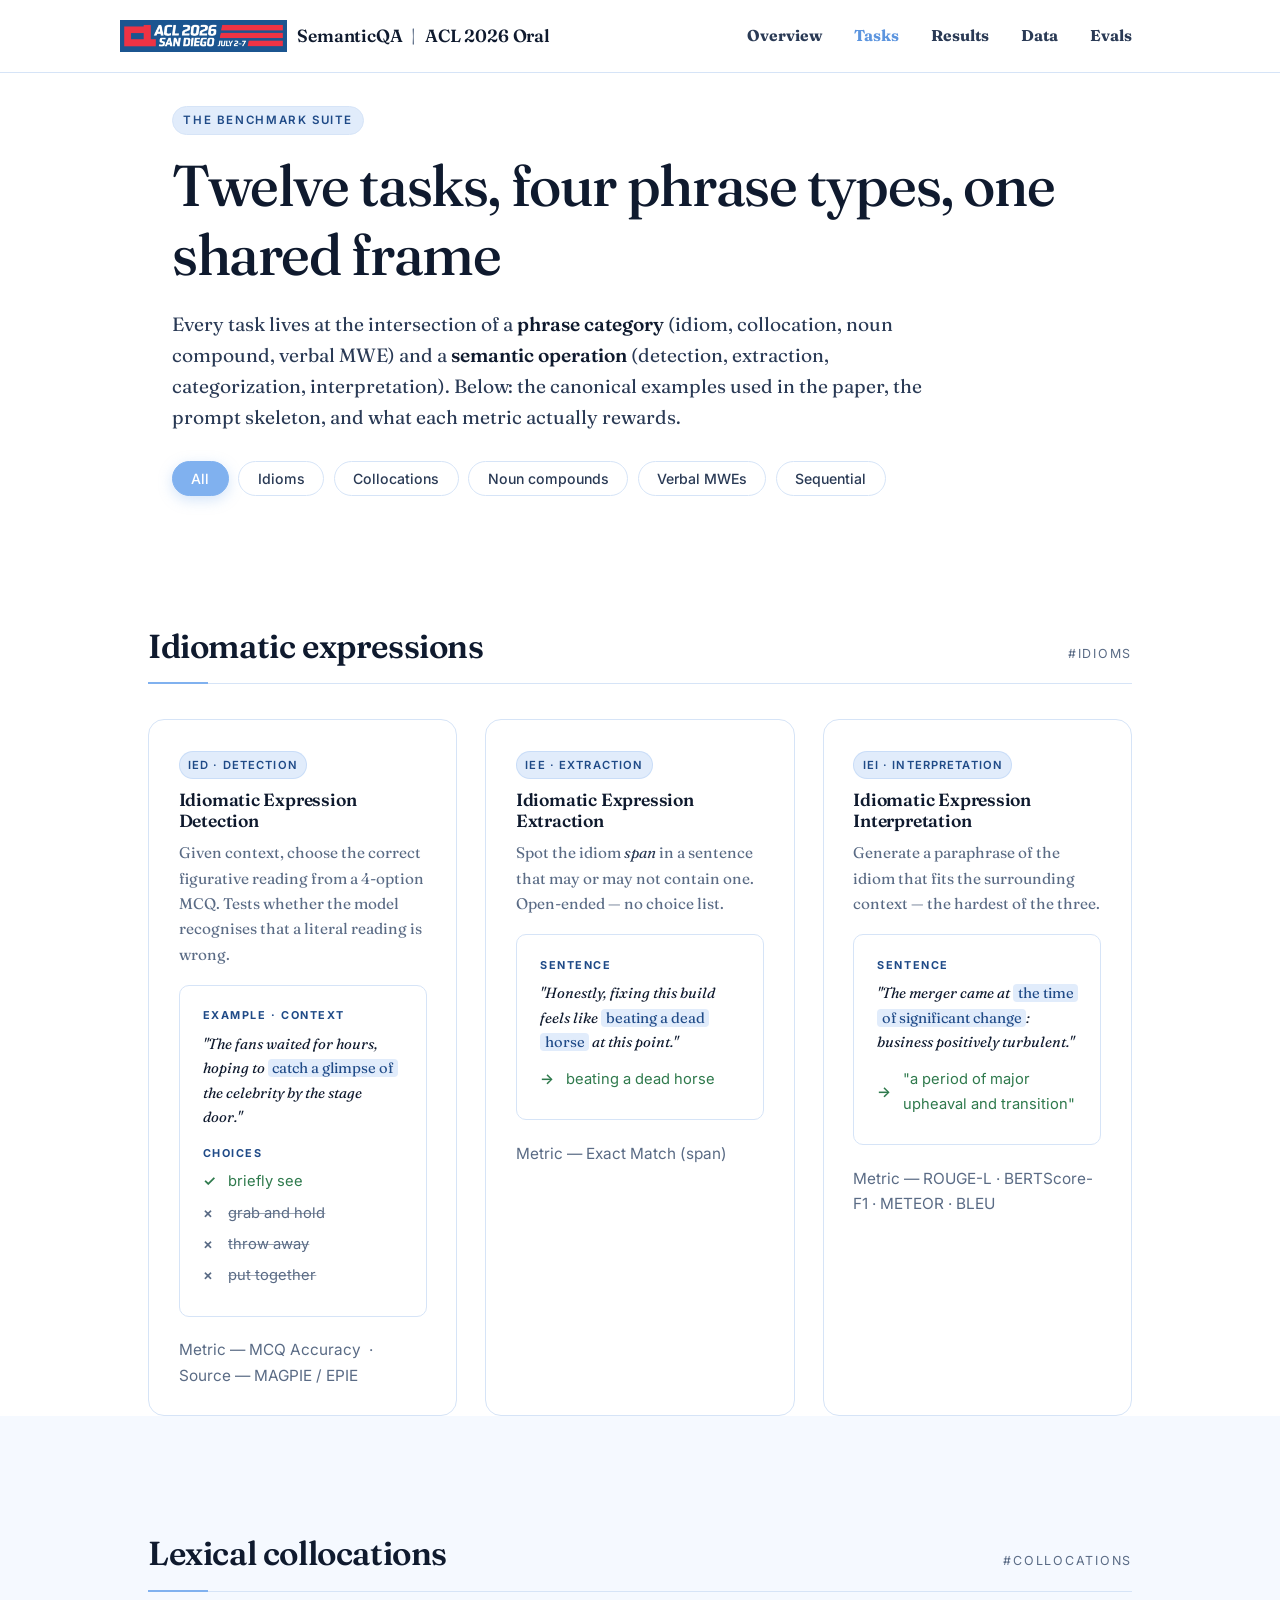
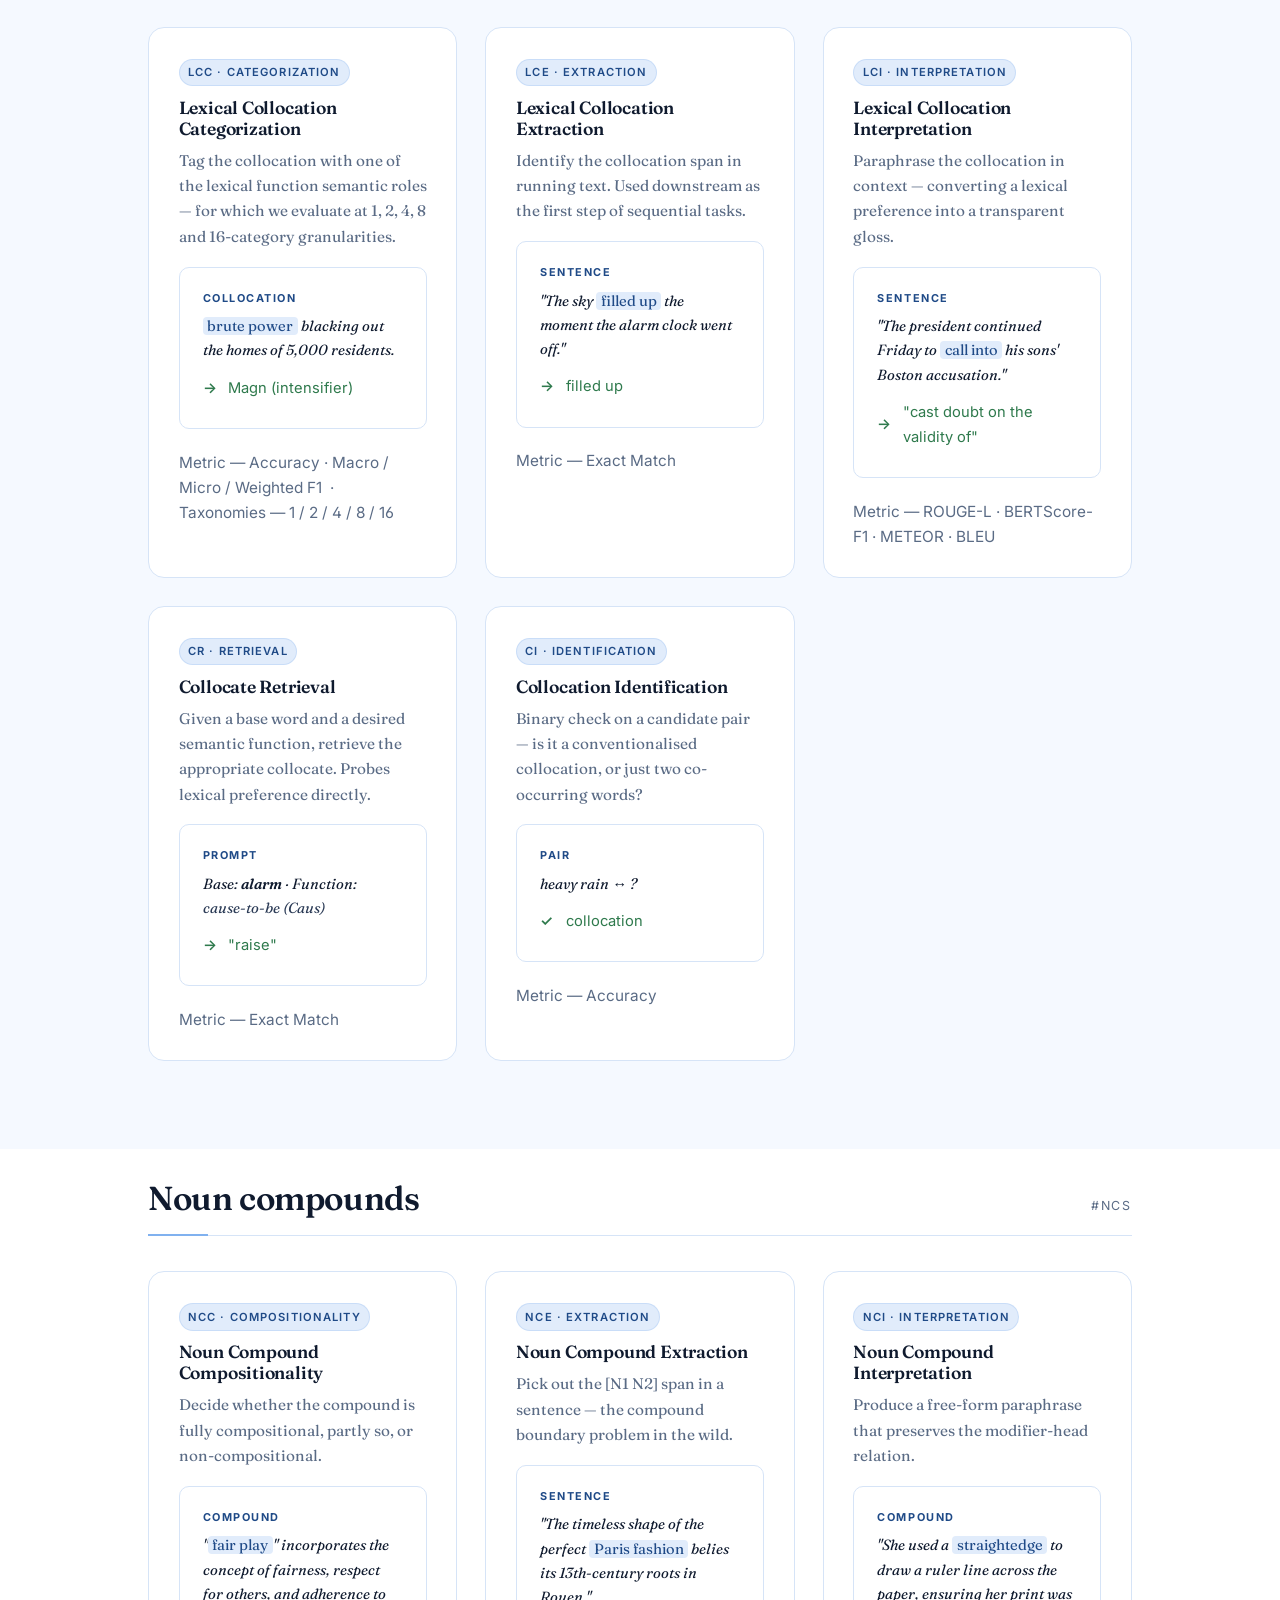
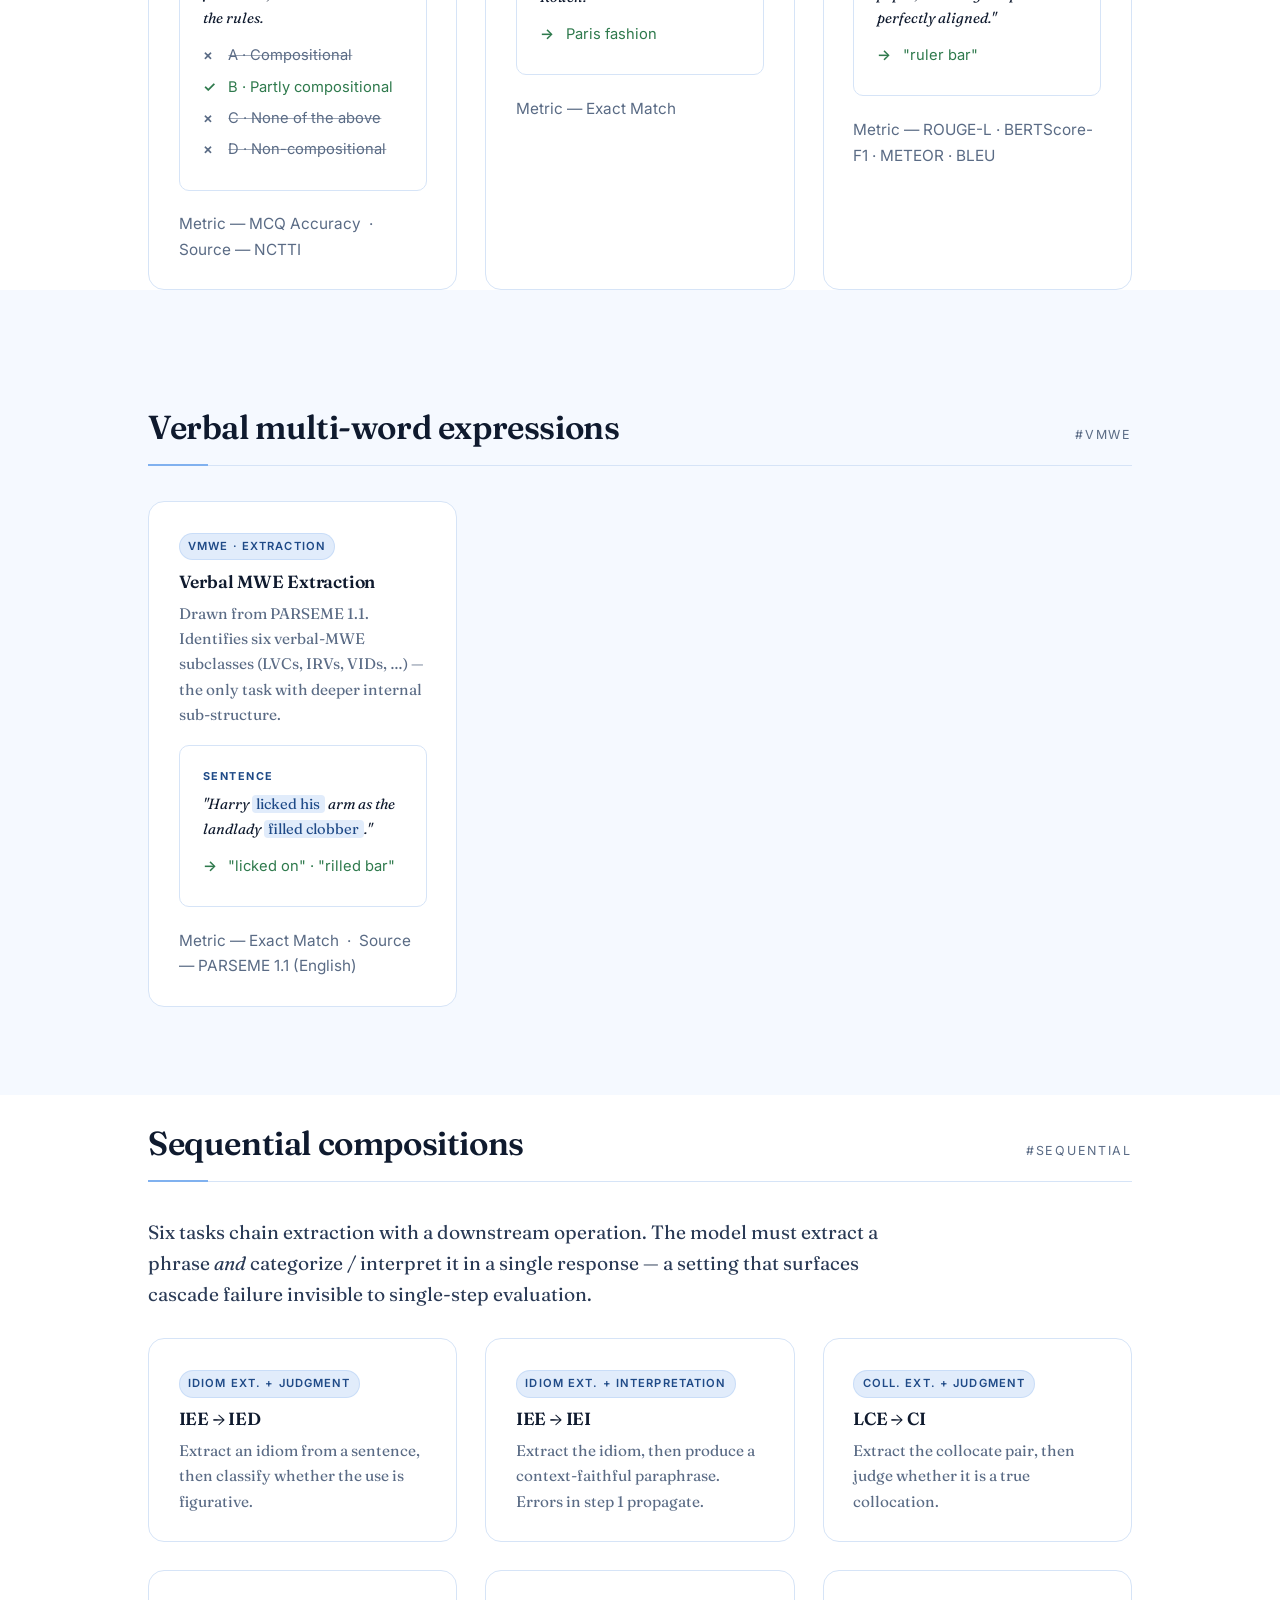
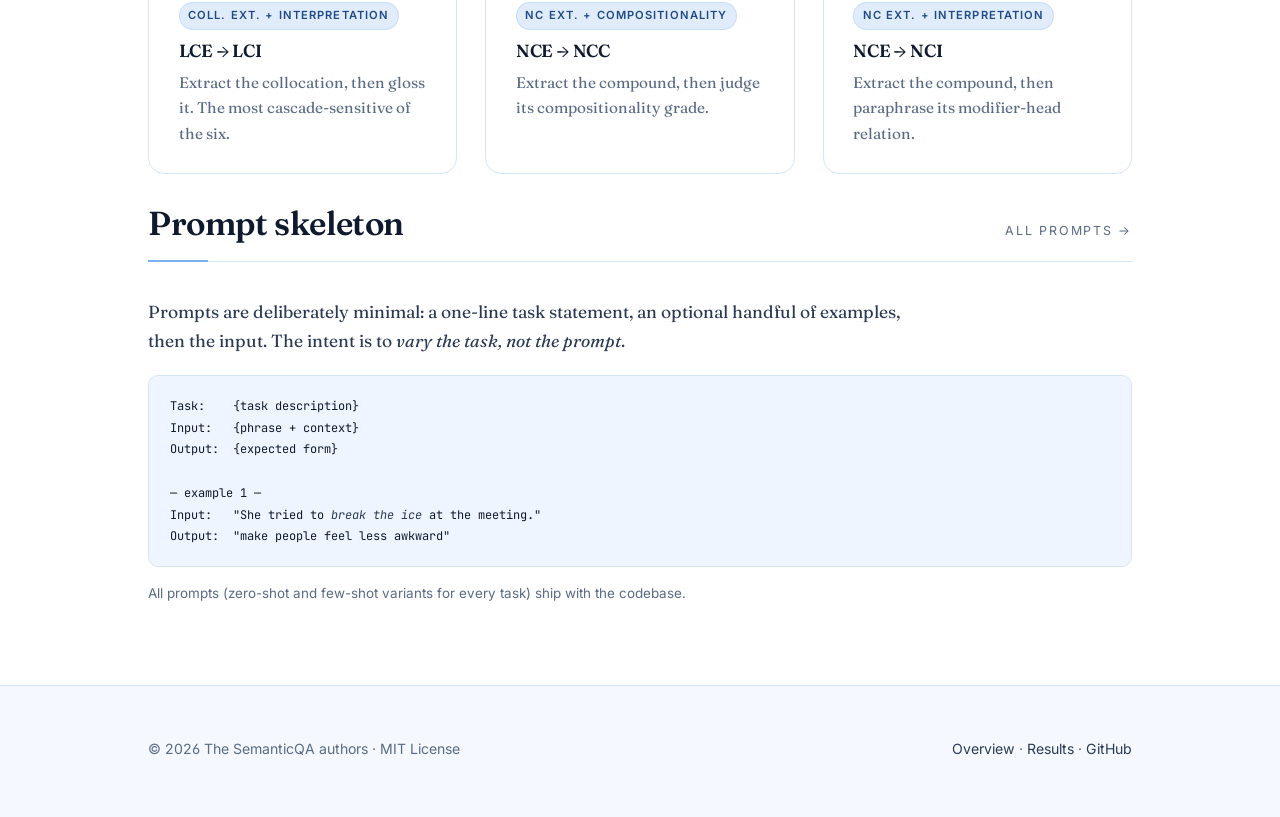
<file: tasks.html>
<!doctype html>
<html lang="en">
<head>
<meta charset="utf-8">
<meta name="viewport" content="width=device-width, initial-scale=1">
<title>Tasks — SemanticQA</title>
<meta name="description" content="Twelve standalone tasks plus six sequential compositions, with worked examples taken directly from the paper.">
<link rel="preconnect" href="https://fonts.googleapis.com">
<link rel="preconnect" href="https://fonts.gstatic.com" crossorigin>
<link href="https://fonts.googleapis.com/css2?family=Fraunces:ital,opsz,wght@0,9..144,400;0,9..144,500;0,9..144,600;0,9..144,700;1,9..144,400&family=Source+Serif+4:ital,opsz,wght@0,8..60,400;0,8..60,500;0,8..60,600;1,8..60,400&family=Inter:wght@400;500;600;700&family=JetBrains+Mono:wght@400;500&display=swap" rel="stylesheet">
<link rel="stylesheet" href="assets/css/site.css">
<link rel="stylesheet" href="assets/css/site2.css">
<link rel="icon" href="data:image/svg+xml,<svg xmlns='http://www.w3.org/2000/svg' viewBox='0 0 32 32'><circle cx='16' cy='16' r='10' fill='%2380b1ef'/></svg>">
</head>
<body>

<header class="site-header">
  <div class="container bar">
    <div class="brand-wrap">
      <a class="brand" href="./">
        <img class="brand-logo" src="assets/img/acl_logo.png" alt="ACL 2026">
        <span>SemanticQA</span>
      </a>
      <span class="brand-sep" aria-hidden="true">|</span>
      <span class="brand-acl">ACL 2026 Oral</span>
    </div>
    <button class="nav-toggle" aria-controls="primary-nav" aria-expanded="false" aria-label="Open navigation">
      <span></span><span></span><span></span>
    </button>
    <nav class="nav" id="primary-nav">
      <a href="./">Overview</a>
      <a href="tasks.html">Tasks</a>
      <a href="results.html">Results</a>
      <a href="https://huggingface.co/datasets/jacklanda/SemanticQA">Data</a>
      <a href="https://github.com/jacklanda/SemanticQA">Evals</a>
    </nav>
  </div>
</header>

<main>

<section class="hero container reveal">
  <span class="eyebrow">The benchmark suite</span>
  <h1>Twelve tasks, four phrase types, one shared frame</h1>
  <p class="lede">
    Every task lives at the intersection of a <strong>phrase category</strong>
    (idiom, collocation, noun compound, verbal MWE) and a <strong>semantic operation</strong>
    (detection, extraction, categorization, interpretation). Below: the canonical
    examples used in the paper, the prompt skeleton, and what each metric actually rewards.
  </p>

  <div class="chips" data-chips>
    <button class="chip active" data-filter="all">All</button>
    <button class="chip" data-filter="idiom">Idioms</button>
    <button class="chip" data-filter="coll">Collocations</button>
    <button class="chip" data-filter="nc">Noun compounds</button>
    <button class="chip" data-filter="vmwe">Verbal MWEs</button>
    <button class="chip" data-filter="seq">Sequential</button>
  </div>
</section>

<!-- =============== IDIOMS ====================================== -->
<section class="container" id="idioms">
  <div class="section-head"><h2>Idiomatic expressions</h2><a class="anchor" href="#idioms">#idioms</a></div>

  <div class="grid grid-3 reveal-stagger">
    <article class="card" data-task="idiom" id="ied">
      <span class="badge">IED · Detection</span>
      <h3>Idiomatic Expression Detection</h3>
      <p>Given context, choose the correct figurative reading from a 4-option MCQ. Tests whether the model recognises that a literal reading is wrong.</p>
      <div class="example">
        <span class="ex-label">Example · context</span>
        <div class="ex-context">"The fans waited for hours, hoping to <span class="ex-target">catch a glimpse of</span> the celebrity by the stage door."</div>
        <span class="ex-label">Choices</span>
        <div class="ex-row correct"><span class="k">✓</span><span class="v">briefly see</span></div>
        <div class="ex-row wrong"><span class="k">×</span><span class="v">grab and hold</span></div>
        <div class="ex-row wrong"><span class="k">×</span><span class="v">throw away</span></div>
        <div class="ex-row wrong"><span class="k">×</span><span class="v">put together</span></div>
      </div>
      <p class="note">Metric — MCQ Accuracy &nbsp;·&nbsp; Source — MAGPIE / EPIE</p>
    </article>

    <article class="card" data-task="idiom" id="iee">
      <span class="badge">IEE · Extraction</span>
      <h3>Idiomatic Expression Extraction</h3>
      <p>Spot the idiom <em>span</em> in a sentence that may or may not contain one. Open-ended — no choice list.</p>
      <div class="example">
        <span class="ex-label">Sentence</span>
        <div class="ex-context">"Honestly, fixing this build feels like <span class="ex-target">beating a dead horse</span> at this point."</div>
        <div class="ex-row correct"><span class="k">→</span><span class="v">beating a dead horse</span></div>
      </div>
      <p class="note">Metric — Exact Match (span)</p>
    </article>

    <article class="card" data-task="idiom" id="iei">
      <span class="badge">IEI · Interpretation</span>
      <h3>Idiomatic Expression Interpretation</h3>
      <p>Generate a paraphrase of the idiom that fits the surrounding context — the hardest of the three.</p>
      <div class="example">
        <span class="ex-label">Sentence</span>
        <div class="ex-context">"The merger came at <span class="ex-target">the time of significant change</span>: business positively turbulent."</div>
        <div class="ex-row correct"><span class="k">→</span><span class="v">"a period of major upheaval and transition"</span></div>
      </div>
      <p class="note">Metric — ROUGE-L · BERTScore-F1 · METEOR · BLEU</p>
    </article>
  </div>
</section>

<!-- =============== COLLOCATIONS =============================== -->
<section class="band">
<div class="container" id="collocations">
  <div class="section-head"><h2>Lexical collocations</h2><a class="anchor" href="#collocations">#collocations</a></div>

  <div class="grid grid-3 reveal-stagger">
    <article class="card" data-task="coll" id="lcc">
      <span class="badge">LCC · Categorization</span>
      <h3>Lexical Collocation Categorization</h3>
      <p>Tag the collocation with one of the lexical function semantic roles — for which we evaluate at 1, 2, 4, 8 and 16-category granularities.</p>
      <div class="example">
        <span class="ex-label">Collocation</span>
        <div class="ex-context"><span class="ex-target">brute power</span> blacking out the homes of 5,000 residents.</div>
        <div class="ex-row correct"><span class="k">→</span><span class="v">Magn (intensifier)</span></div>
      </div>
      <p class="note">Metric — Accuracy · Macro / Micro / Weighted F1 &nbsp;·&nbsp; Taxonomies — 1 / 2 / 4 / 8 / 16</p>
    </article>

    <article class="card" data-task="coll" id="lce">
      <span class="badge">LCE · Extraction</span>
      <h3>Lexical Collocation Extraction</h3>
      <p>Identify the collocation span in running text. Used downstream as the first step of sequential tasks.</p>
      <div class="example">
        <span class="ex-label">Sentence</span>
        <div class="ex-context">"The sky <span class="ex-target">filled up</span> the moment the alarm clock went off."</div>
        <div class="ex-row correct"><span class="k">→</span><span class="v">filled up</span></div>
      </div>
      <p class="note">Metric — Exact Match</p>
    </article>

    <article class="card" data-task="coll" id="lci">
      <span class="badge">LCI · Interpretation</span>
      <h3>Lexical Collocation Interpretation</h3>
      <p>Paraphrase the collocation in context — converting a lexical preference into a transparent gloss.</p>
      <div class="example">
        <span class="ex-label">Sentence</span>
        <div class="ex-context">"The president continued Friday to <span class="ex-target">call into</span> his sons' Boston accusation."</div>
        <div class="ex-row correct"><span class="k">→</span><span class="v">"cast doubt on the validity of"</span></div>
      </div>
      <p class="note">Metric — ROUGE-L · BERTScore-F1 · METEOR · BLEU</p>
    </article>

    <article class="card" data-task="coll" id="cr">
      <span class="badge">CR · Retrieval</span>
      <h3>Collocate Retrieval</h3>
      <p>Given a base word and a desired semantic function, retrieve the appropriate collocate. Probes lexical preference directly.</p>
      <div class="example">
        <span class="ex-label">Prompt</span>
        <div class="ex-context">Base: <strong>alarm</strong> · Function: <em>cause-to-be (Caus)</em></div>
        <div class="ex-row correct"><span class="k">→</span><span class="v">"raise"</span></div>
      </div>
      <p class="note">Metric — Exact Match</p>
    </article>

    <article class="card" data-task="coll" id="ci">
      <span class="badge">CI · Identification</span>
      <h3>Collocation Identification</h3>
      <p>Binary check on a candidate pair — is it a conventionalised collocation, or just two co-occurring words?</p>
      <div class="example">
        <span class="ex-label">Pair</span>
        <div class="ex-context">heavy rain ↔ ?</div>
        <div class="ex-row correct"><span class="k">✓</span><span class="v">collocation</span></div>
      </div>
      <p class="note">Metric — Accuracy</p>
    </article>
  </div>
</div>
</section>

<!-- =============== NOUN COMPOUNDS ============================== -->
<section class="container" id="ncs">
  <div class="section-head"><h2>Noun compounds</h2><a class="anchor" href="#ncs">#ncs</a></div>

  <div class="grid grid-3 reveal-stagger">
    <article class="card" data-task="nc" id="ncc">
      <span class="badge">NCC · Compositionality</span>
      <h3>Noun Compound Compositionality</h3>
      <p>Decide whether the compound is fully compositional, partly so, or non-compositional.</p>
      <div class="example">
        <span class="ex-label">Compound</span>
        <div class="ex-context">"<span class="ex-target">fair play</span>" incorporates the concept of fairness, respect for others, and adherence to the rules.</div>
        <div class="ex-row wrong"><span class="k">×</span><span class="v">A · Compositional</span></div>
        <div class="ex-row correct"><span class="k">✓</span><span class="v">B · Partly compositional</span></div>
        <div class="ex-row wrong"><span class="k">×</span><span class="v">C · None of the above</span></div>
        <div class="ex-row wrong"><span class="k">×</span><span class="v">D · Non-compositional</span></div>
      </div>
      <p class="note">Metric — MCQ Accuracy &nbsp;·&nbsp; Source — NCTTI</p>
    </article>

    <article class="card" data-task="nc" id="nce">
      <span class="badge">NCE · Extraction</span>
      <h3>Noun Compound Extraction</h3>
      <p>Pick out the [N1 N2] span in a sentence — the compound boundary problem in the wild.</p>
      <div class="example">
        <span class="ex-label">Sentence</span>
        <div class="ex-context">"The timeless shape of the perfect <span class="ex-target">Paris fashion</span> belies its 13th-century roots in Rouen."</div>
        <div class="ex-row correct"><span class="k">→</span><span class="v">Paris fashion</span></div>
      </div>
      <p class="note">Metric — Exact Match</p>
    </article>

    <article class="card" data-task="nc" id="nci">
      <span class="badge">NCI · Interpretation</span>
      <h3>Noun Compound Interpretation</h3>
      <p>Produce a free-form paraphrase that preserves the modifier-head relation.</p>
      <div class="example">
        <span class="ex-label">Compound</span>
        <div class="ex-context">"She used a <span class="ex-target">straightedge</span> to draw a ruler line across the paper, ensuring her print was perfectly aligned."</div>
        <div class="ex-row correct"><span class="k">→</span><span class="v">"ruler bar"</span></div>
      </div>
      <p class="note">Metric — ROUGE-L · BERTScore-F1 · METEOR · BLEU</p>
    </article>
  </div>
</section>

<!-- =============== VERBAL MWE ================================== -->
<section class="band">
<div class="container" id="vmwe">
  <div class="section-head"><h2>Verbal multi-word expressions</h2><a class="anchor" href="#vmwe">#vmwe</a></div>

  <div class="grid grid-3 reveal-stagger">
    <article class="card" data-task="vmwe" id="vmwex">
      <span class="badge">VMWE · Extraction</span>
      <h3>Verbal MWE Extraction</h3>
      <p>Drawn from PARSEME 1.1. Identifies six verbal-MWE subclasses (LVCs, IRVs, VIDs, …) — the only task with deeper internal sub-structure.</p>
      <div class="example">
        <span class="ex-label">Sentence</span>
        <div class="ex-context">"Harry <span class="ex-target">licked his</span> arm as the landlady <span class="ex-target">filled clobber</span>."</div>
        <div class="ex-row correct"><span class="k">→</span><span class="v">"licked on" · "rilled bar"</span></div>
      </div>
      <p class="note">Metric — Exact Match &nbsp;·&nbsp; Source — PARSEME 1.1 (English)</p>
    </article>
  </div>
</div>
</section>

<!-- =============== SEQUENTIAL =================================== -->
<section class="container" id="sequential">
  <div class="section-head"><h2>Sequential compositions</h2><a class="anchor" href="#sequential">#sequential</a></div>
  <p class="lede">
    Six tasks chain extraction with a downstream operation. The model must extract a phrase
    <em>and</em> categorize / interpret it in a single response — a setting that surfaces
    cascade failure invisible to single-step evaluation.
  </p>

  <div class="grid grid-3 reveal-stagger">
    <article class="card" data-task="seq">
      <span class="badge">Idiom Ext. + Judgment</span>
      <h3>IEE → IED</h3>
      <p>Extract an idiom from a sentence, then classify whether the use is figurative.</p>
    </article>
    <article class="card" data-task="seq">
      <span class="badge">Idiom Ext. + Interpretation</span>
      <h3>IEE → IEI</h3>
      <p>Extract the idiom, then produce a context-faithful paraphrase. Errors in step 1 propagate.</p>
    </article>
    <article class="card" data-task="seq">
      <span class="badge">Coll. Ext. + Judgment</span>
      <h3>LCE → CI</h3>
      <p>Extract the collocate pair, then judge whether it is a true collocation.</p>
    </article>
    <article class="card" data-task="seq">
      <span class="badge">Coll. Ext. + Interpretation</span>
      <h3>LCE → LCI</h3>
      <p>Extract the collocation, then gloss it. The most cascade-sensitive of the six.</p>
    </article>
    <article class="card" data-task="seq">
      <span class="badge">NC Ext. + Compositionality</span>
      <h3>NCE → NCC</h3>
      <p>Extract the compound, then judge its compositionality grade.</p>
    </article>
    <article class="card" data-task="seq">
      <span class="badge">NC Ext. + Interpretation</span>
      <h3>NCE → NCI</h3>
      <p>Extract the compound, then paraphrase its modifier-head relation.</p>
    </article>
  </div>
</section>

<!-- =============== PROMPT TEMPLATE ============================ -->
<section class="prose">
  <div class="section-head"><h2>Prompt skeleton</h2><a class="anchor" href="https://github.com/jacklanda/SemanticQA/tree/main/semantic_qa/prompts">all prompts →</a></div>
  <p>
    Prompts are deliberately minimal: a one-line task statement, an optional handful of
    examples, then the input. The intent is to <em>vary the task, not the prompt</em>.
  </p>
  <pre><code>Task:    {task description}
Input:   {phrase + context}
Output:  {expected form}

— example 1 —
Input:   "She tried to <em>break the ice</em> at the meeting."
Output:  "make people feel less awkward"</code></pre>
  <p class="note">All prompts (zero-shot and few-shot variants for every task) ship with the codebase.</p>
</section>

</main>

<footer class="site-footer">
  <div class="container row">
    <div>© 2026 The SemanticQA authors · MIT License</div>
    <div>
      <a href="./">Overview</a> ·
      <a href="results.html">Results</a> ·
      <a href="https://github.com/jacklanda/SemanticQA">GitHub</a>
    </div>
  </div>
</footer>

<script src="assets/js/site.js"></script>
</body>
</html>
</file>
<file: assets/css/site.css>
/* ----------------------------------------------------------------
   SemanticQA blog — design tokens (Anthropic-flavored type system)
   palette: sky blue · white · interleaved bands
---------------------------------------------------------------- */
:root {
  --paper:       #ffffff;
  --paper-2:     #eef5ff;
  --surface:     #ffffff;
  --band:        #f5f9ff;
  --ink:         #0f1a2e;
  --ink-2:       #2a3a55;
  --muted:       #5a6b85;
  --muted-2:     #93a1bb;
  --rule:        #d6e4f7;
  --rule-soft:   #e7eefb;
  --accent:      #80b1ef;
  --accent-2:    #5c95df;
  --accent-3:    #a8c8f5;
  --accent-ink:  #1f4a87;
  --accent-soft: #e1ecfb;
  --accent-glow: rgba(128, 177, 239, .35);
  --gold:        #80b1ef;
  --gold-soft:   #d8e6fa;
  --code-bg:     #eef5ff;
  --shadow-sm:   0 1px 2px rgba(20, 40, 80, .04), 0 1px 1px rgba(20, 40, 80, .03);
  --shadow-md:   0 8px 24px rgba(30, 60, 110, .06), 0 2px 6px rgba(30, 60, 110, .04);
  --shadow-lg:   0 24px 60px rgba(30, 60, 110, .10), 0 6px 18px rgba(30, 60, 110, .06);

  /* Anthropic-flavored type system. anthropicSerif = display + body serif,
     anthropicSans = UI sans, anthropicMono = code. Aliases kept for back-compat. */
  --anthropicSerif: "Fraunces", "Source Serif 4", "Iowan Old Style", Georgia, "Times New Roman", serif;
  --anthropicSans:  "Inter", -apple-system, BlinkMacSystemFont, "Segoe UI", system-ui, sans-serif;
  --anthropicMono:  "JetBrains Mono", "SF Mono", "Menlo", Consolas, monospace;
  --serif:  var(--anthropicSerif);
  --sans:   var(--anthropicSans);
  --mono:   var(--anthropicMono);

  --maxw:        1080px;
  --maxw-prose:  760px;
  --radius:      10px;
  --radius-lg:   16px;
  --ease-out:    cubic-bezier(.22, 1, .36, 1);
  --ease-spring: cubic-bezier(.34, 1.56, .64, 1);
}

@media (prefers-color-scheme: dark) {
  :root {
    --paper:     #0e1626;
    --paper-2:   #131d33;
    --surface:   #16223b;
    --band:      #111a2d;
    --ink:       #eaf0fb;
    --ink-2:     #c7d2e7;
    --muted:     #91a0bf;
    --muted-2:   #6b7796;
    --rule:      #25324c;
    --rule-soft: #1c283f;
    --accent:    #80b1ef;
    --accent-2:  #a8c8f5;
    --accent-3:  #5c95df;
    --accent-ink:#cfe0f9;
    --accent-soft:#1d2c4a;
    --accent-glow: rgba(128, 177, 239, .25);
    --gold:      #80b1ef;
    --gold-soft: #243a5b;
    --code-bg:   #1a2640;
  }
}

/* ----- reset & base ------------------------------------------------ */
*, *::before, *::after { box-sizing: border-box; }
html { -webkit-text-size-adjust: 100%; scroll-behavior: smooth; }
body {
  margin: 0;
  background: var(--paper);
  color: var(--ink);
  font-family: var(--anthropicSerif);
  font-size: 17.5px;
  line-height: 1.7;
  font-feature-settings: "kern", "liga", "onum", "ss01";
  -webkit-font-smoothing: antialiased;
  -moz-osx-font-smoothing: grayscale;
  font-optical-sizing: auto;
}
img, svg { max-width: 100%; height: auto; display: block; }
a {
  color: var(--accent-ink);
  text-decoration: none;
  background-image: linear-gradient(currentColor, currentColor);
  background-size: 0% 1px;
  background-repeat: no-repeat;
  background-position: 0 100%;
  transition: background-size .35s var(--ease-out), color .15s ease;
}
hr { border: 0; border-top: 1px solid var(--rule); margin: 4rem 0; }
h1, h2, h3, h4 {
  font-family: var(--anthropicSerif);
  color: var(--ink);
  letter-spacing: -.012em;
  line-height: 1.2;
  font-weight: 600;
  font-optical-sizing: auto;
}
h1 { font-size: clamp(2.3rem, 4.8vw, 3.6rem); margin: 0 0 1.25rem; letter-spacing: -.024em; font-weight: 500; }
h2 { font-size: clamp(1.65rem, 2.6vw, 2.1rem); margin: 4rem 0 1.2rem; }
h3 { font-size: 1.22rem; margin: 2.4rem 0 .7rem; }
h4 { font-size: 1.04rem; margin: 1.6rem 0 .5rem; color: var(--ink-2); }
p  { margin: 0 0 1.15rem; color: var(--ink-2); }
strong { color: var(--ink); font-weight: 600; }
em { color: var(--ink-2); }
small { color: var(--muted); }
code, pre, kbd, samp { font-family: var(--anthropicMono); }
code {
  font-size: .88em;
  background: var(--code-bg);
  padding: .12em .4em;
  border-radius: 5px;
  color: var(--accent-ink);
}
pre {
  background: var(--code-bg);
  border: 1px solid var(--rule);
  border-radius: var(--radius);
  padding: 1.2rem 1.3rem;
  overflow-x: auto;
  font-size: .85rem;
  line-height: 1.6;
  color: var(--ink);
}
pre code { background: transparent; padding: 0; color: inherit; }
blockquote {
  margin: 1.8rem 0;
  padding: .35rem 0 .35rem 1.3rem;
  border-left: 3px solid var(--accent);
  color: var(--ink-2);
  font-style: italic;
}
ul, ol { padding-left: 1.4rem; color: var(--ink-2); }
li { margin: .35rem 0; }
li::marker { color: var(--accent); }
::selection { background: #1f4a87; color: #ffffff; text-shadow: none; }
::-moz-selection { background: #1f4a87; color: #ffffff; text-shadow: none; }
a::selection { background: #1f4a87; color: #ffffff; background-image: none; }
a::-moz-selection { background: #1f4a87; color: #ffffff; background-image: none; }
.nav a::selection,
.nav a *::selection { background: #1f4a87; color: #ffffff; text-decoration: none; background-image: none; }
.nav a::-moz-selection,
.nav a *::-moz-selection { background: #1f4a87; color: #ffffff; text-decoration: none; background-image: none; }
.nav a:has(::selection)::after,
.nav a.active:has(::selection)::after { background: transparent; }

/* ----- layout primitives ----------------------------------------- */
.container { max-width: var(--maxw); margin: 0 auto; padding: 0 3rem; }
.prose     { max-width: var(--maxw); margin: 0 auto; padding: 0 3rem; }
.prose > p, .prose > blockquote, .prose > .pull,
.prose > ul, .prose > ol { max-width: var(--maxw-prose); }
section    { padding: 5.5rem 0; }
section + section { padding-top: 5.5rem; }
section.band:has(#tasks-overview) { padding-top: 3rem; padding-bottom: 3rem; }
section.container#taxonomy { padding-bottom: 7.5rem; }
section.section-tall { padding-top: 9rem; padding-bottom: 7rem; }
section#cite { padding-top: 4.5rem; padding-bottom: 2rem; }
section#cite .section-head { margin-bottom: 1.4rem; padding-bottom: .8rem; }
section#cite + .site-footer,
section#cite ~ .site-footer { margin-top: 1.5rem; }
.band      { background: var(--band); position: relative; }
.band-edge { border-top: 1px solid var(--rule-soft); border-bottom: 1px solid var(--rule-soft); }

@media (max-width: 900px) {
  .container, .prose { padding: 0 2.5rem; }
}
@media (max-width: 640px) {
  .container, .prose { padding: 0 2rem; }
  section { padding: 3.5rem 0; }
}
@media (max-width: 420px) {
  .container, .prose { padding: 0 1.5rem; }
}

.eyebrow {
  font-family: var(--anthropicSans);
  font-size: .72rem;
  font-weight: 600;
  letter-spacing: .14em;
  text-transform: uppercase;
  color: var(--accent-ink);
  margin: 0 0 1rem;
  display: inline-block;
  padding: .25rem .65rem;
  border: 1px solid var(--rule);
  border-radius: 999px;
  background: var(--accent-soft);
}
.lede {
  font-size: 1.2rem;
  line-height: 1.6;
  color: var(--ink-2);
  max-width: 64ch;
  margin-bottom: 1.8rem;
}
.muted { color: var(--muted); }

/* ----- reveal-on-scroll animation -------------------------------- */
.reveal {
  opacity: 0;
  transform: translateY(18px);
  transition: opacity .7s var(--ease-out), transform .7s var(--ease-out);
  will-change: opacity, transform;
}
.reveal.visible { opacity: 1; transform: none; }
.reveal-stagger > * {
  opacity: 0;
  transform: translateY(14px);
  transition: opacity .55s var(--ease-out), transform .55s var(--ease-out);
}
.reveal-stagger.visible > * { opacity: 1; transform: none; }
.reveal-stagger.visible > *:nth-child(1) { transition-delay: .04s; }
.reveal-stagger.visible > *:nth-child(2) { transition-delay: .12s; }
.reveal-stagger.visible > *:nth-child(3) { transition-delay: .20s; }
.reveal-stagger.visible > *:nth-child(4) { transition-delay: .28s; }
.reveal-stagger.visible > *:nth-child(5) { transition-delay: .36s; }
.reveal-stagger.visible > *:nth-child(6) { transition-delay: .44s; }

/* ----- header / nav ---------------------------------------------- */
.site-header {
  position: sticky;
  top: 0;
  z-index: 50;
  background: color-mix(in srgb, var(--paper) 80%, transparent);
  backdrop-filter: saturate(160%) blur(14px);
  -webkit-backdrop-filter: saturate(160%) blur(14px);
  border-bottom: 1px solid var(--rule);
  transition: background .25s var(--ease-out), border-color .25s var(--ease-out);
}
.site-header.scrolled { background: color-mix(in srgb, var(--paper) 92%, transparent); box-shadow: 0 2px 14px rgba(30, 60, 110, .05); }
.site-header .bar {
  display: flex;
  align-items: center;
  justify-content: space-between;
  height: 72px;
  position: relative;
}
.brand {
  font-family: var(--anthropicSerif);
  font-weight: 600;
  font-size: 1.1rem;
  letter-spacing: -.01em;
  color: var(--ink);
  background-image: none;
  display: inline-flex;
  align-items: center;
  gap: .65rem;
}
.brand-logo {
  height: 32px;
  width: auto;
  display: block;
  flex: 0 0 auto;
}
@media (max-width: 640px) {
  .brand-logo { height: 26px; }
}
.brand .mark {
  display: inline-block;
  width: .5rem;
  height: .5rem;
  background: var(--accent);
  border-radius: 50%;
  transform: translateY(-3px);
  box-shadow: 0 0 0 2.5px var(--accent-soft);
  animation: brand-pulse 3.5s var(--ease-out) infinite;
}
@keyframes brand-pulse {
  0%, 100% { box-shadow: 0 0 0 2.5px var(--accent-soft); }
  50%      { box-shadow: 0 0 0 4.5px var(--accent-soft); }
}
.brand em { font-style: italic; color: var(--muted); font-weight: 400; }
.nav { display: flex; gap: 2rem; font-family: var(--anthropicSerif); font-size: .98rem; font-weight: 700; }
.nav a {
  color: var(--ink-2);
  background-image: none;
  position: relative;
  padding: .15rem 0;
  font-weight: 700;
  transition: color .2s var(--ease-out);
}
.nav a::after { display: none; content: none; }
.nav a.active { color: var(--accent-2); }
.nav a.active::after { display: none; content: none; }

/* hamburger (hidden on desktop) */
.nav-toggle {
  display: none;
  width: 22px;
  height: 22px;
  padding: 0;
  background: transparent;
  border: 1px solid var(--rule);
  border-radius: 4px;
  cursor: pointer;
  position: relative;
  transition: border-color .2s, background .2s;
}
.nav-toggle span {
  position: absolute;
  left: 5px; right: 5px;
  height: 1.25px;
  background: var(--ink-2);
  border-radius: 2px;
  transition: transform .25s var(--ease-out), opacity .2s, top .25s var(--ease-out);
}
.nav-toggle span:nth-child(1) { top: 6px; }
.nav-toggle span:nth-child(2) { top: 10px; }
.nav-toggle span:nth-child(3) { top: 14px; }
.nav-toggle[aria-expanded="true"] span:nth-child(1) { top: 10px; transform: rotate(45deg); }
.nav-toggle[aria-expanded="true"] span:nth-child(2) { opacity: 0; }
.nav-toggle[aria-expanded="true"] span:nth-child(3) { top: 10px; transform: rotate(-45deg); }

@media (max-width: 760px) {
  .nav-toggle { display: block; }
  .nav {
    position: absolute;
    top: 100%; left: 0; right: 0;
    flex-direction: column;
    gap: 0;
    padding: .5rem 1.25rem 1rem;
    background: var(--paper);
    border-bottom: 1px solid var(--rule);
    box-shadow: var(--shadow-md);
    transform: translateY(-8px);
    opacity: 0;
    pointer-events: none;
    visibility: hidden;
    transition: opacity .25s var(--ease-out), transform .25s var(--ease-out), visibility .25s;
  }
  .nav.open {
    opacity: 1;
    transform: none;
    pointer-events: auto;
    visibility: visible;
  }
  .nav a {
    padding: .85rem 0;
    border-bottom: 1px solid var(--rule-soft);
  }
  .nav a:last-child { border-bottom: 0; }
  .nav a::after { display: none; }
  .nav a.active { color: var(--accent-ink); padding-left: .75rem; border-left: 2px solid var(--accent); }
  .site-header .bar { height: 60px; }
}

/* ----- hero ------------------------------------------------------ */
.hero-banner {
  width: calc(100% - 2.5rem);
  max-width: calc(var(--maxw) - 40px);
  margin: 1.25rem auto 0;
  height: 180px;
  background-image: url("../img/san_diego.jpg");
  background-size: cover;
  background-position: center 55%;
  background-repeat: no-repeat;
  border-radius: var(--radius-lg);
  box-shadow:
    0 22px 48px rgba(20, 40, 80, .22),
    0 10px 22px rgba(20, 40, 80, .14),
    0 3px 8px rgba(20, 40, 80, .10);
}
@media (max-width: 900px) { .hero-banner { height: 150px; border-radius: var(--radius); } }
@media (max-width: 640px) { .hero-banner { height: 120px; margin-top: .75rem; } }

.hero {
  padding: 1.85rem 4.5rem 3.5rem;
  position: relative;
  overflow: hidden;
  isolation: isolate;
}
@media (max-width: 900px) { .hero { padding: 1.4rem 2.25rem 3rem; } }
@media (max-width: 640px) { .hero { padding: 1.05rem 1.25rem 2.5rem; } }

/* iPhone 13 Pro → 17 Pro: keep "a Pain in the Neck" on one line */
@media (min-width: 390px) and (max-width: 430px) {
  .hero h1 { max-width: none; font-size: 1.85rem; line-height: 1.18; }
  .hero h1 .pain { white-space: nowrap; }
}
.hero::before, .hero::after { display: none; }
.hero .meta {
  font-family: var(--anthropicSans);
  font-size: .82rem;
  color: var(--muted);
  letter-spacing: .04em;
  margin-bottom: .6rem;
}
.hero .meta .dot { margin: 0 .55rem; color: var(--rule); }

/* ACL acceptance — simple bordered box */
.acl-note {
  display: inline-block;
  margin-bottom: 1.1rem;
  padding: .35rem .8rem;
  font-family: var(--anthropicSans);
  font-size: .82rem;
  font-weight: 500;
  color: var(--accent-ink);
  border: 1px solid var(--accent);
  border-radius: 6px;
  background: transparent;
  background-image: none;
  transition: none;
}
.acl-note.nav-acl {
  margin: 0 0 0 .85rem;
  padding: .25rem .65rem;
  font-size: .78rem;
  line-height: 1.3;
  white-space: nowrap;
  align-self: center;
}
.brand-wrap {
  display: inline-flex;
  align-items: center;
  gap: .55rem;
  margin-left: -1.75rem;
}
@media (max-width: 900px) { .brand-wrap { margin-left: -1.5rem; } }
@media (max-width: 640px) { .brand-wrap { margin-left: -1.25rem; } }
.brand-sep {
  font-family: var(--anthropicSerif);
  font-size: 1.1rem;
  color: var(--muted);
  font-weight: 400;
}
.brand-acl {
  font-family: var(--anthropicSerif);
  font-weight: 600;
  font-size: 1.1rem;
  letter-spacing: -.01em;
  color: var(--ink);
  white-space: nowrap;
}
.site-header .bar > .brand { margin-right: .25rem; }
@media (max-width: 640px) {
  .acl-note.nav-acl { display: none; }
  .brand-sep, .brand-acl { display: none; }
}
.hero h1 .pain {
  font-style: italic;
  color: var(--accent-ink);
  background: linear-gradient(120deg, var(--accent-ink), var(--accent-2));
  -webkit-background-clip: text;
  background-clip: text;
  -webkit-text-fill-color: transparent;
}
.hero h1 .colon {
  font-style: italic;
  color: var(--accent-ink);
  font-weight: 500;
}
.authors { font-family: var(--anthropicSans); font-size: 1rem; color: var(--ink-2); margin-top: .6rem; }
.authors .author-mute { color: var(--muted-2); }
.authors .author-mute sup { color: var(--muted-2); }
.authors .author-shame,
.authors .author-mute .author-shame {
  color: color-mix(in srgb, var(--muted-2) 55%, transparent);
  opacity: .7;
  font-weight: 400;
  letter-spacing: -.005em;
  text-decoration: line-through;
  text-decoration-color: color-mix(in srgb, var(--muted-2) 50%, transparent);
  text-decoration-thickness: 1px;
}
.authors .author-shame sup { color: color-mix(in srgb, var(--muted-2) 55%, transparent); }
.affil   { font-family: var(--anthropicSans); font-size: .88rem; color: var(--muted); margin-top: .5rem; }
.actions { display: flex; flex-wrap: wrap; gap: .8rem; margin-top: 2.4rem; }

.btn {
  display: inline-flex;
  align-items: center;
  gap: .55rem;
  padding: .72rem 1.25rem;
  font-family: var(--anthropicSans);
  font-size: .92rem;
  font-weight: 500;
  border-radius: var(--radius);
  border: 1px solid var(--rule);
  background: var(--surface);
  color: var(--ink);
  background-image: none;
  transition: border-color .2s, color .2s, background .2s;
}
.btn-primary { background: var(--accent); border-color: var(--accent); color: #ffffff; }
.btn .ico { width: 14px; height: 14px; }

/* ----- abstract / pull blocks ----------------------------------- */
.pull {
  border-left: 3px solid var(--accent);
  padding: .25rem 0 .25rem 1.6rem;
  margin: 1.8rem 0 2.4rem;
  font-size: 1.12rem;
  color: var(--ink-2);
  max-width: 66ch;
}
.callout {
  background: var(--accent-soft);
  border: 1px solid var(--rule);
  border-left: 3px solid var(--accent);
  border-radius: var(--radius);
  padding: 1.3rem 1.5rem;
  margin: 2rem 0;
  font-size: .98rem;
  color: var(--ink-2);
  position: relative;
  overflow: hidden;
}
.callout::before {
  content: "";
  position: absolute;
  top: -40%; right: -10%;
  width: 220px; height: 220px;
  background: radial-gradient(circle, color-mix(in srgb, var(--accent) 30%, transparent) 0%, transparent 70%);
  opacity: .55;
  pointer-events: none;
}
.callout strong { color: var(--ink); }

/* ----- card grids ------------------------------------------------ */
.grid { display: grid; gap: 1.75rem; }
.grid-2 { grid-template-columns: repeat(2, minmax(0, 1fr)); }
.grid-3 { grid-template-columns: repeat(3, minmax(0, 1fr)); }
.grid-4 { grid-template-columns: repeat(4, minmax(0, 1fr)); }
@media (max-width: 880px) {
  .grid-3, .grid-4 { grid-template-columns: repeat(2, minmax(0, 1fr)); }
}
@media (max-width: 540px) {
  .grid-2, .grid-3, .grid-4 { grid-template-columns: 1fr; }
}
.card {
  background: var(--surface);
  border: 1px solid var(--rule);
  border-radius: var(--radius-lg);
  padding: 1.7rem 1.85rem;
  transition: border-color .25s, box-shadow .25s var(--ease-out);
}
.card h3 { margin: .65rem 0 .55rem; font-size: 1.1rem; }
.card p  { margin: 0; font-size: .96rem; color: var(--muted); line-height: 1.65; }
.card .badge {
  font-family: var(--anthropicSans);
  font-size: .7rem;
  letter-spacing: .1em;
  text-transform: uppercase;
  color: var(--accent-ink);
  font-weight: 600;
  display: inline-block;
  padding: .3em .75em;
  background: var(--accent-soft);
  border-radius: 999px;
  border: 1px solid color-mix(in srgb, var(--accent) 25%, transparent);
}
.card .stat {
  font-family: var(--anthropicSerif);
  font-size: 2.3rem;
  font-weight: 600;
  letter-spacing: -.02em;
  color: var(--ink);
  line-height: 1;
}
.card .stat .unit { font-size: .9rem; color: var(--muted); margin-left: .25rem; }

/* ----- global motion kill-switch (perf) -------------------------- */
*, *::before, *::after {
  animation: none !important;
  transition: none !important;
}
html { scroll-behavior: auto; }
.reveal, .reveal-stagger > * { opacity: 1 !important; transform: none !important; }
</file>
<file: assets/css/site2.css>
/* ----- tables --------------------------------------------------- */
.table-wrap {
  overflow-x: auto;
  border: 1px solid var(--rule);
  border-radius: var(--radius-lg);
  background: var(--surface);
  margin: 1.6rem 0 1.2rem;
  box-shadow: var(--shadow-sm);
  position: relative;
  transition: box-shadow .3s var(--ease-out);
}
table {
  width: 100%;
  border-collapse: collapse;
  font-family: var(--anthropicSans);
  font-size: .92rem;
}
thead th {
  text-align: left;
  font-weight: 600;
  font-size: .72rem;
  letter-spacing: .12em;
  text-transform: uppercase;
  color: var(--accent-ink);
  padding: 1.1rem 1.25rem;
  border-bottom: 1px solid var(--rule);
  background: var(--paper-2);
  white-space: nowrap;
}
tbody td {
  padding: 1rem 1.25rem;
  border-bottom: 1px solid var(--rule-soft);
  color: var(--ink-2);
  vertical-align: top;
  transition: background .2s var(--ease-out);
}
@media (max-width: 640px) {
  table { font-size: .85rem; }
  thead th, tbody td { padding: .7rem .85rem; }
}
tbody tr:last-child td { border-bottom: 0; }
tbody tr { transition: background .25s var(--ease-out); }
td.num, th.num { text-align: right; font-variant-numeric: tabular-nums; font-feature-settings: "tnum"; }
.tag {
  display: inline-block;
  font-family: var(--anthropicSans);
  font-size: .7rem;
  font-weight: 600;
  letter-spacing: .05em;
  text-transform: uppercase;
  padding: .28em .75em;
  border-radius: 999px;
  background: var(--paper-2);
  color: var(--ink-2);
  border: 1px solid var(--rule);
  white-space: nowrap;
  transition: transform .2s var(--ease-spring);
}
.tag-idiom    { color: #1f4a87; background: #e1ecfb; border-color: #c4d8f3; }
.tag-coll     { color: #2a5a8a; background: #d8e6fa; border-color: #b6cdee; }
.tag-nc       { color: #1d3a6a; background: #eaf2fd; border-color: #cfdef6; }
.tag-vmwe     { color: #345f97; background: #dde9fb; border-color: #b9cdef; }
@media (prefers-color-scheme: dark) {
  .tag-idiom  { color: #cfe0f9; background: #1d2c4a; border-color: #2c4067; }
  .tag-coll   { color: #b9d2f3; background: #16243f; border-color: #243559; }
  .tag-nc     { color: #cbdcf7; background: #1a2740; border-color: #28395d; }
  .tag-vmwe   { color: #b9cdef; background: #1c2a47; border-color: #2b3e63; }
}

/* ----- section header ------------------------------------------- */
.section-head {
  display: flex;
  align-items: baseline;
  justify-content: space-between;
  gap: 2rem;
  margin-top: 1.8rem;
  margin-bottom: 2.2rem;
  border-bottom: 1px solid var(--rule);
  padding-bottom: 1.1rem;
  position: relative;
}
.section-head::after {
  content: "";
  position: absolute;
  left: 0; bottom: -1px;
  width: 60px; height: 2px;
  background: var(--accent);
  transition: width .5s var(--ease-out);
}
.section-head h2 { margin: 0; }
.section-head .anchor {
  font-family: var(--anthropicSans);
  font-size: .78rem;
  letter-spacing: .14em;
  text-transform: uppercase;
  color: var(--muted);
  background-image: none;
}

/* ----- footnote-ish notes --------------------------------------- */
.note {
  font-family: var(--anthropicSans);
  font-size: .84rem;
  color: var(--muted);
  margin-top: 1rem;
  line-height: 1.6;
}

/* ----- contributions list (numbered) ---------------------------- */
.contrib { counter-reset: c; list-style: none; padding: 0; margin: 1.5rem 0; }
.contrib li {
  position: relative;
  padding: .25rem 0 1.8rem 3.2rem;
  margin: 0 0 1.2rem;
  border-bottom: 1px dashed var(--rule);
  transition: padding .35s var(--ease-out);
}
.contrib li:last-child { border-bottom: 0; margin-bottom: 0; padding-bottom: .25rem; }
.contrib li::before {
  counter-increment: c;
  content: "0" counter(c);
  position: absolute;
  left: 0; top: .15rem;
  font-family: var(--anthropicSans);
  font-size: .82rem;
  font-weight: 600;
  letter-spacing: .04em;
  color: var(--accent-ink);
  background: var(--accent-soft);
  border: 1px solid var(--rule);
  border-radius: 999px;
  padding: .3em .85em;
  transition: transform .3s var(--ease-spring), box-shadow .3s var(--ease-out);
}
.contrib h4 { margin: 0 0 .35rem; font-family: var(--anthropicSerif); }
.contrib p  { margin: 0; font-size: .98rem; }

/* ----- example boxes (paper-figure aesthetic) ------------------- */
.example {
  background: var(--surface);
  border: 1px solid var(--rule);
  border-radius: var(--radius);
  padding: 1.3rem 1.45rem;
  margin: 1.1rem 0 1.3rem;
  font-family: var(--anthropicSans);
  font-size: .92rem;
  color: var(--ink-2);
  transition: border-color .25s var(--ease-out), box-shadow .25s var(--ease-out);
}
.example .ex-label {
  font-size: .68rem;
  font-weight: 700;
  letter-spacing: .14em;
  text-transform: uppercase;
  color: var(--accent-ink);
  display: block;
  margin: .9rem 0 .45rem;
}
.example .ex-label:first-child { margin-top: 0; }
.example .ex-context {
  font-family: var(--anthropicSerif);
  font-style: italic;
  color: var(--ink);
  margin-bottom: .8rem;
  line-height: 1.65;
}
.example .ex-target {
  background: var(--accent-soft);
  padding: 0 .3em;
  border-radius: 4px;
  font-style: normal;
  color: var(--accent-ink);
  box-decoration-break: clone;
  -webkit-box-decoration-break: clone;
  transition: background .25s var(--ease-out);
}
.example .ex-row {
  display: flex;
  gap: .6rem;
  align-items: center;
  margin: .4rem 0;
}
.example .ex-row .k {
  flex: 0 0 auto;
  min-width: 1rem;
  font-weight: 600;
  color: var(--accent-ink);
}
.example .ex-row .v { flex: 1; }
.example .ex-row.correct .k { color: #2f7a4d; }
.example .ex-row.correct .v { color: #2f7a4d; }
.example .ex-row.wrong .k { color: var(--muted); }
.example .ex-row.wrong .v { color: var(--muted); text-decoration: line-through; text-decoration-color: color-mix(in srgb, var(--muted) 60%, transparent); }

/* ----- footer ---------------------------------------------------- */
.site-footer {
  border-top: 1px solid var(--rule);
  margin-top: 5rem;
  padding: 3.2rem 0 3.5rem;
  font-family: var(--anthropicSans);
  font-size: .88rem;
  color: var(--muted);
  background: var(--band);
}
.site-footer .row { display: flex; justify-content: space-between; flex-wrap: wrap; gap: 1.4rem; }
.site-footer a { color: var(--ink-2); background-image: none; }

/* ----- TOC sidebar ---------------------------------------------- */
.with-toc { display: grid; grid-template-columns: 240px minmax(0, 1fr); gap: 3.5rem; }
.toc {
  position: sticky;
  top: 92px;
  align-self: start;
  font-family: var(--anthropicSans);
  font-size: .84rem;
  color: var(--muted);
}
.toc h5 {
  font-size: .7rem;
  text-transform: uppercase;
  letter-spacing: .14em;
  color: var(--accent-ink);
  margin: 0 0 1rem;
  font-weight: 600;
}
.toc ul { list-style: none; padding: 0; margin: 0; }
.toc li { margin: .55rem 0; }
.toc a {
  color: var(--ink-2);
  background-image: none;
  display: block;
  padding-left: 1rem;
  border-left: 2px solid var(--rule);
  line-height: 1.5;
  transition: border-color .25s var(--ease-out), color .2s, padding-left .25s;
}
.toc a.active { color: var(--accent-ink); border-left-color: var(--accent); padding-left: 1.25rem; }
@media (max-width: 980px) {
  .with-toc { grid-template-columns: 1fr; }
  .toc { position: static; }
}

/* ----- citation block ------------------------------------------- */
.cite {
  background: var(--paper-2);
  border: 1px solid var(--rule);
  border-radius: var(--radius);
  padding: 1.3rem 1.45rem;
  margin: 1.1rem 0 1.8rem;
  position: relative;
  font-family: var(--anthropicMono);
  font-size: .82rem;
  line-height: 1.7;
  color: var(--ink-2);
  white-space: pre;
  overflow-x: auto;
  transition: border-color .3s var(--ease-out);
}
.cite .copy {
  position: absolute;
  top: .8rem;
  right: .8rem;
  font-family: var(--anthropicSans);
  font-size: .74rem;
  padding: .35rem .8rem;
  border-radius: 6px;
  border: 1px solid var(--rule);
  background: var(--surface);
  color: var(--ink-2);
  cursor: pointer;
  transition: all .2s var(--ease-out);
}
.cite .copy.copied { background: var(--accent); color: #fff; border-color: var(--accent); }

/* ----- decorative paper rule ------------------------------------ */
.rule-ornament {
  display: flex; align-items: center; justify-content: center;
  gap: 1rem;
  color: var(--muted);
  margin: 4rem 0;
  font-size: .8rem;
  letter-spacing: .3em;
}
.rule-ornament::before, .rule-ornament::after {
  content: ""; flex: 1; border-top: 1px solid var(--rule); max-width: 140px;
}

/* ----- taxonomy radial figure ----------------------------------- */
.taxonomy-figure {
  display: flex; flex-direction: column; align-items: center;
  margin: 4.5rem 0 3.25rem;
  padding: 0 1rem;
}
.taxonomy-figure svg {
  max-width: 720px;
  width: 100%;
  height: auto;
  filter: drop-shadow(0 8px 24px rgba(30, 60, 110, .08));
  transition: transform .6s var(--ease-out);
}
.taxonomy-figure svg .seg {
  transition: filter .35s var(--ease-out);
  transform-box: fill-box;
  transform-origin: center;
}
.taxonomy-figure figcaption {
  font-family: var(--anthropicSans);
  font-size: .92rem;
  color: var(--muted);
  text-align: center;
  margin-top: 2rem;
  max-width: 60ch;
  line-height: 1.7;
}

/* ----- chart figure (line/bar SVGs) ----------------------------- */
.chart-figure {
  margin: 2rem 0;
  padding: 1.25rem;
  background: var(--surface);
  border: 1px solid var(--rule);
  border-radius: var(--radius-lg);
  overflow: hidden;
}
.chart-figure svg {
  width: 100%;
  height: auto;
  display: block;
  aspect-ratio: 720 / 320;
}
.chart-figure figcaption {
  margin-top: .8rem;
}
@media (max-width: 640px) {
  .chart-figure { padding: .75rem; }
}

/* ----- mini bar chart ------------------------------------------- */
.mini-bar { font-family: var(--anthropicSans); font-size: .85rem; padding: .5rem 0; }
.mini-bar .row {
  display: flex;
  align-items: center;
  gap: 1.1rem;
  padding: .55rem 0;
  border-bottom: 1px dashed transparent;
  transition: border-color .25s, padding-left .25s var(--ease-out);
}
.mini-bar .label { flex: 0 0 10.5rem; color: var(--ink-2); white-space: nowrap; overflow: hidden; text-overflow: ellipsis; }
@media (max-width: 640px) {
  .mini-bar .label { flex-basis: 7.5rem; font-size: .8rem; }
  .mini-bar .row { gap: .7rem; }
  .mini-bar .val { flex-basis: 3rem; }
}
.mini-bar .track {
  flex: 1;
  height: 10px;
  background: var(--rule-soft);
  border-radius: 999px;
  overflow: hidden;
  position: relative;
}
.mini-bar .fill {
  height: 100%;
  background: linear-gradient(90deg, #2f5a93 0%, #1f4a87 100%);
  border-radius: 999px;
  width: 0;
  transition: width 1.1s var(--ease-out);
  box-shadow: 0 0 0 0 var(--accent-glow);
}
.mini-bar.played .fill { box-shadow: 0 1px 6px var(--accent-glow); }
.mini-bar .val { flex: 0 0 3.6rem; text-align: right; color: var(--accent-ink); font-variant-numeric: tabular-nums; font-weight: 600; }

/* per-row classes kept for label emphasis only — fills stay navy */
.mini-bar .row.fv-1 .fill,
.mini-bar .row.fv-2 .fill,
.mini-bar .row.fv-3 .fill,
.mini-bar .row.fv-4 .fill,
.mini-bar .row.fv-5 .fill,
.mini-bar .row.fv-6 .fill { background: linear-gradient(90deg, #2f5a93 0%, #1f4a87 100%); }
.mini-bar .row.fv-1 .label,
.mini-bar .row.fv-2 .label,
.mini-bar .row.fv-3 .label,
.mini-bar .row.fv-4 .label,
.mini-bar .row.fv-5 .label,
.mini-bar .row.fv-6 .label { color: var(--ink-2); font-weight: 500; }

/* ----- key numbers strip ---------------------------------------- */
.kpi-strip {
  display: grid;
  grid-template-columns: repeat(4, minmax(0, 1fr));
  gap: 0;
  border: 1px solid var(--rule);
  border-radius: var(--radius-lg);
  background: var(--surface);
  overflow: hidden;
  box-shadow: var(--shadow-sm);
  margin: 1rem 0 1.5rem;
  transition: box-shadow .35s var(--ease-out);
}
.kpi-strip > div {
  padding: 2.1rem 1.7rem;
  border-right: 1px solid var(--rule-soft);
  position: relative;
  transition: background .3s var(--ease-out);
}
.kpi-strip > div:last-child { border-right: 0; }
.kpi-strip > div::after {
  content: "";
  position: absolute;
  left: 0; right: 0; bottom: 0;
  height: 2px;
  background: var(--accent);
  transform: scaleX(0);
  transform-origin: left;
  transition: transform .4s var(--ease-out);
}
.kpi-strip .num {
  font-family: var(--anthropicSerif);
  font-size: 2.45rem;
  font-weight: 600;
  letter-spacing: -.025em;
  color: var(--accent-ink);
  line-height: 1;
  font-feature-settings: "tnum", "ss01";
}
.kpi-strip .label {
  font-family: var(--anthropicSans);
  font-size: .8rem;
  letter-spacing: .07em;
  color: var(--muted);
  margin-top: .75rem;
  line-height: 1.5;
}
@media (max-width: 720px) {
  .kpi-strip { grid-template-columns: repeat(2, 1fr); }
  .kpi-strip > div { border-bottom: 1px solid var(--rule-soft); }
  .kpi-strip > div:nth-child(odd) { border-right: 1px solid var(--rule-soft); }
  .kpi-strip > div:nth-child(even) { border-right: 0; }
  .kpi-strip > div:nth-last-child(-n+2) { border-bottom: 0; }
}

/* ----- toggleable chip nav (tasks page) ------------------------- */
.chips { display: flex; flex-wrap: wrap; gap: .6rem; margin: 1.6rem 0 2.8rem; }
.chip {
  font-family: var(--anthropicSans);
  font-size: .88rem;
  font-weight: 500;
  padding: .5rem 1.15rem;
  border-radius: 999px;
  border: 1px solid var(--rule);
  background: var(--surface);
  color: var(--ink-2);
  cursor: pointer;
  position: relative;
  overflow: hidden;
  transition: transform .15s var(--ease-spring), border-color .2s, color .2s, background .2s, box-shadow .25s var(--ease-out);
}
.chip.active {
  background: var(--accent);
  color: #ffffff;
  border-color: var(--accent);
  box-shadow: 0 4px 14px var(--accent-glow);
}
.chip.active::before {
  content: "";
  position: absolute;
  inset: 0;
  background: linear-gradient(135deg, transparent 30%, rgba(255,255,255,.25) 50%, transparent 70%);
  transform: translateX(-100%);
  animation: chip-shine 1.2s var(--ease-out);
}
@keyframes chip-shine { to { transform: translateX(100%); } }

/* card filter fade */
[data-task] { transition: opacity .35s var(--ease-out), transform .35s var(--ease-out); }
[data-task].is-hidden { opacity: 0; transform: scale(.96); pointer-events: none; }

/* ----- accessibility -------------------------------------------- */
:focus-visible {
  outline: 2px solid var(--accent);
  outline-offset: 3px;
  border-radius: 4px;
}
@media (prefers-reduced-motion: reduce) {
  *, *::before, *::after { animation: none !important; transition: none !important; scroll-behavior: auto !important; }
  .mini-bar .fill { transition: none; }
}
</file>
